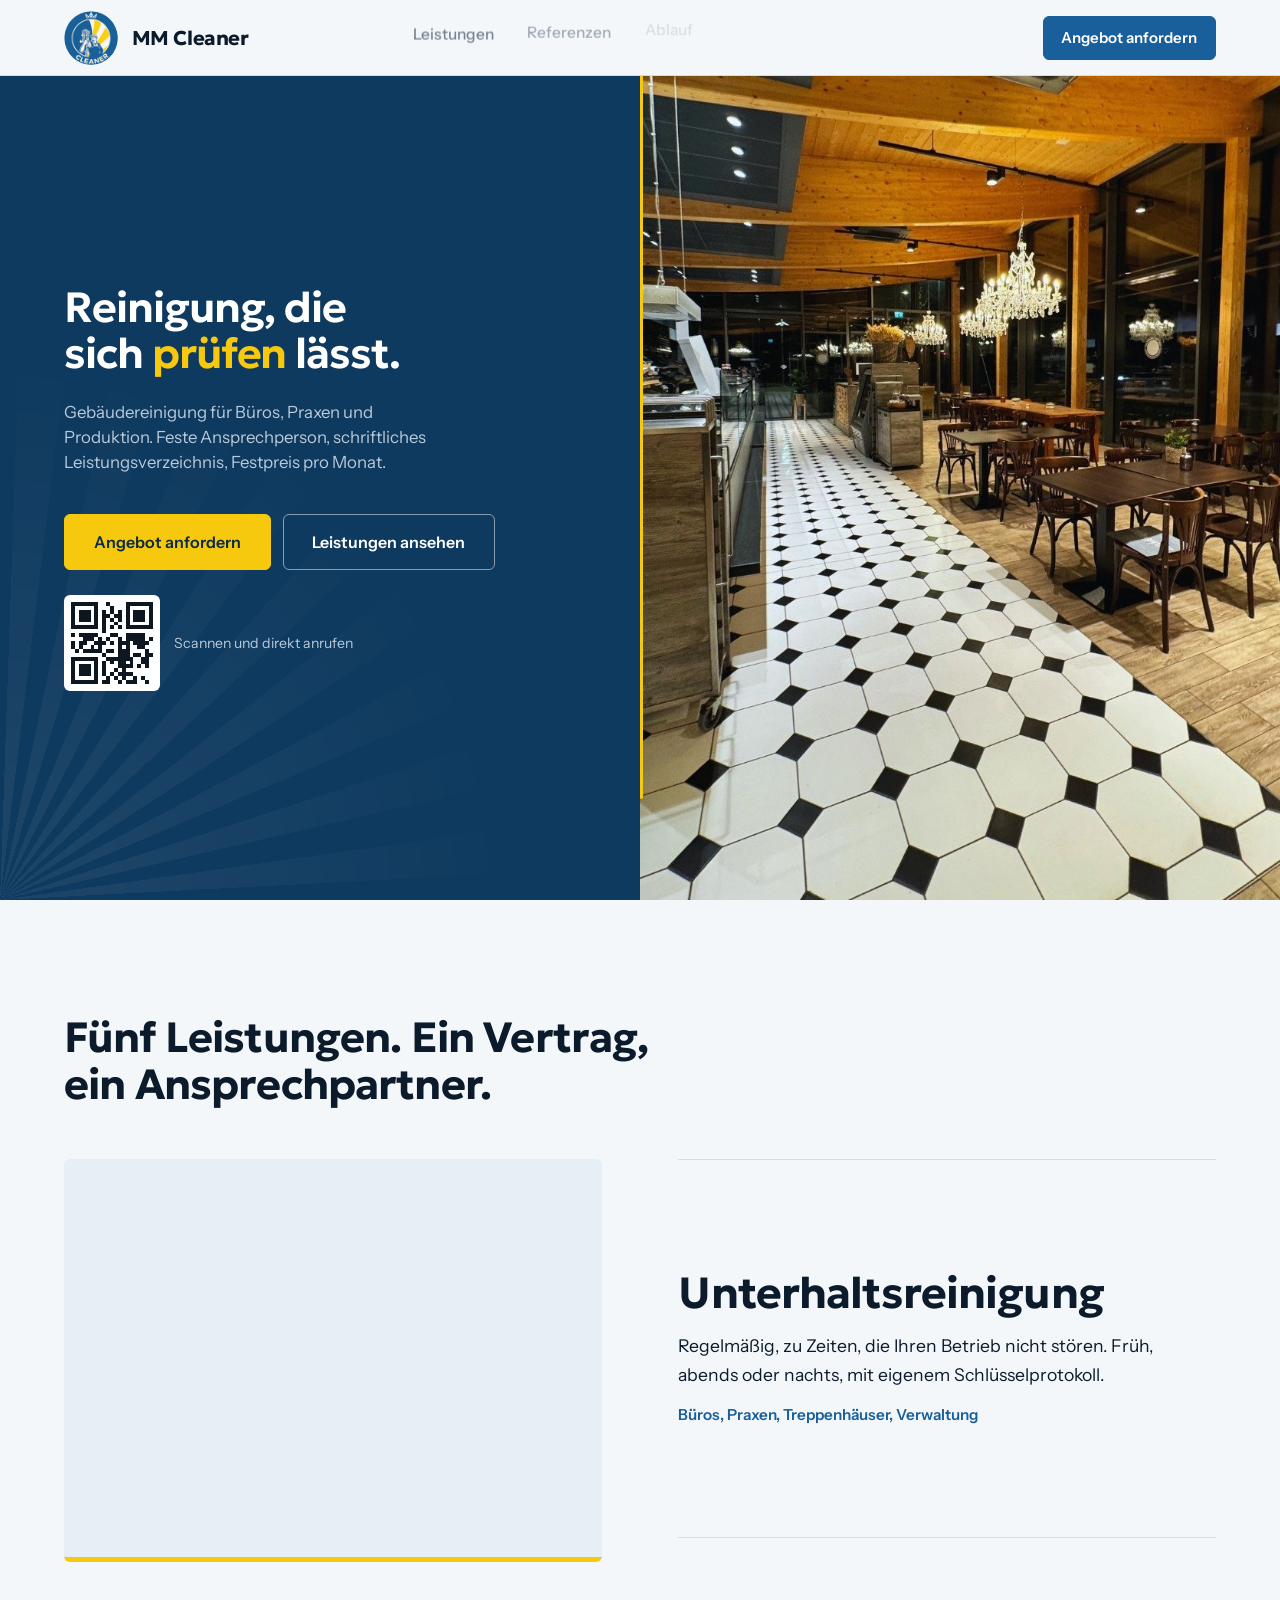
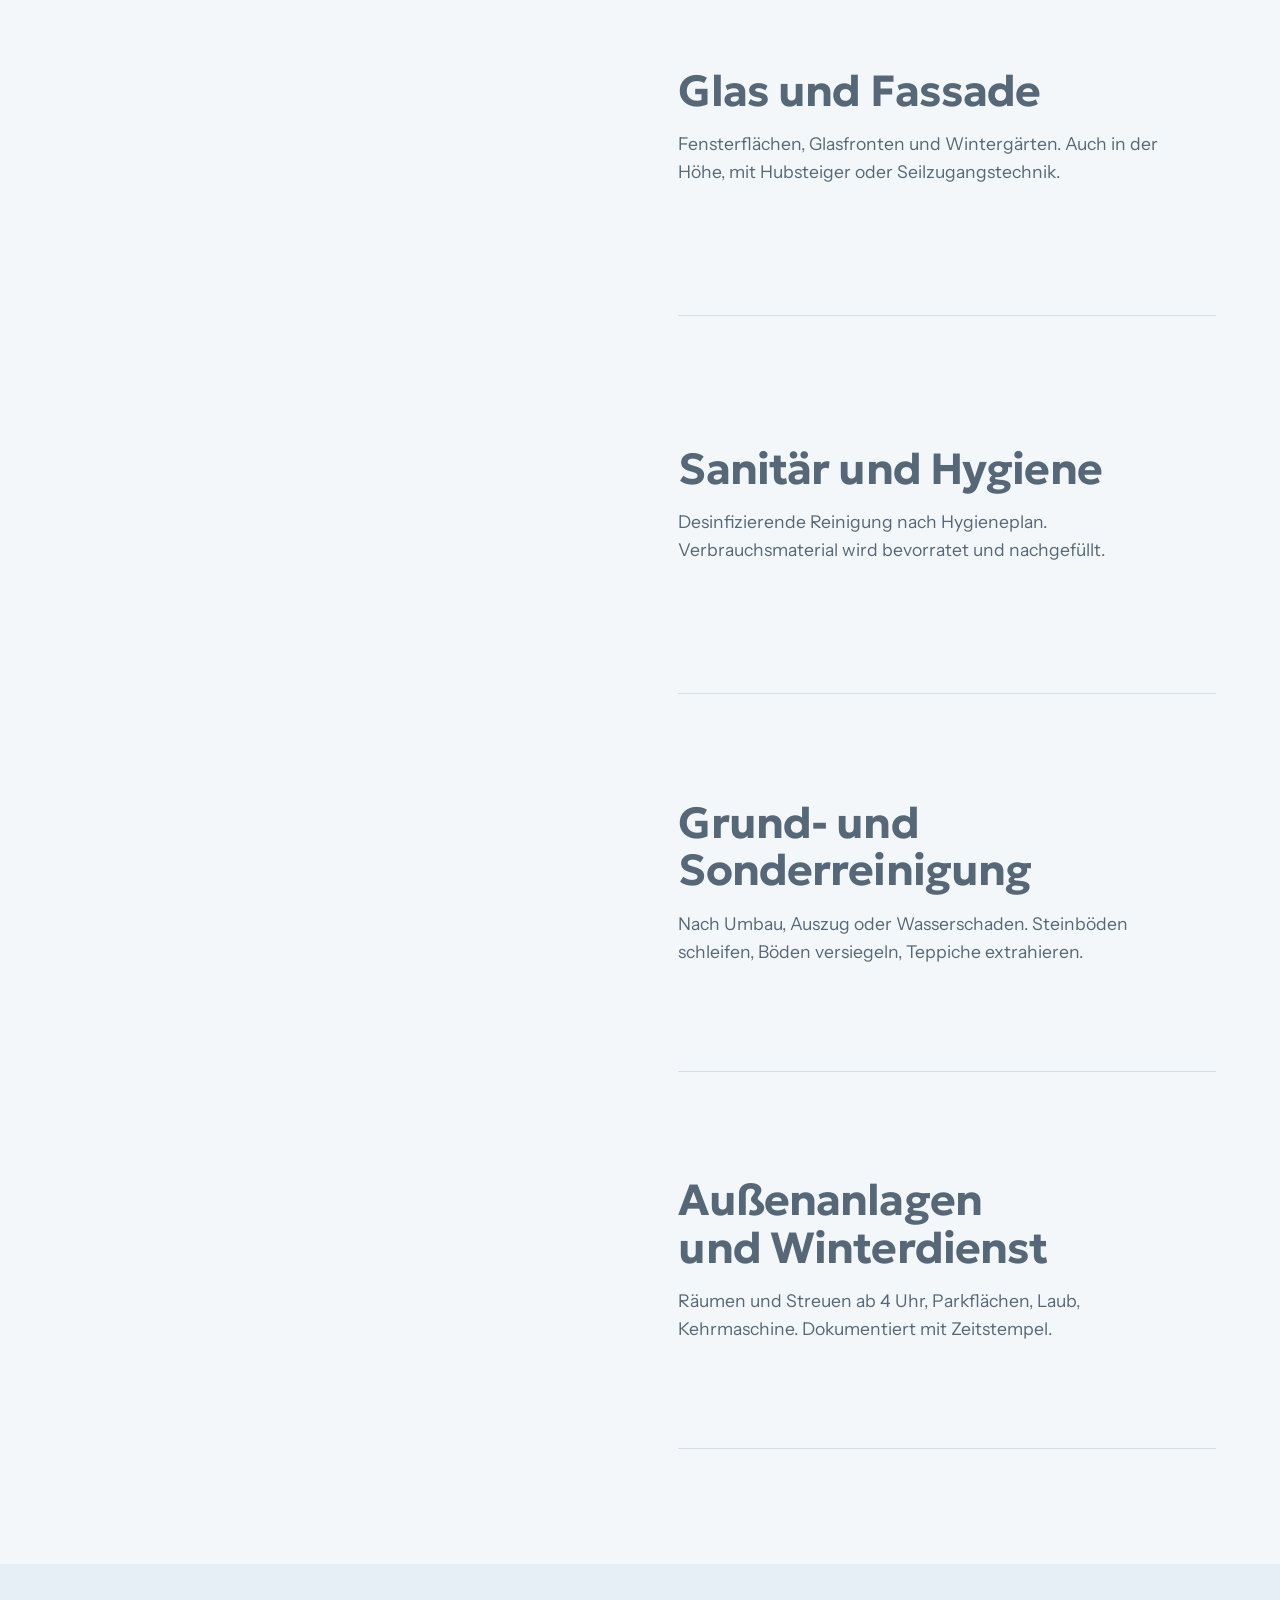
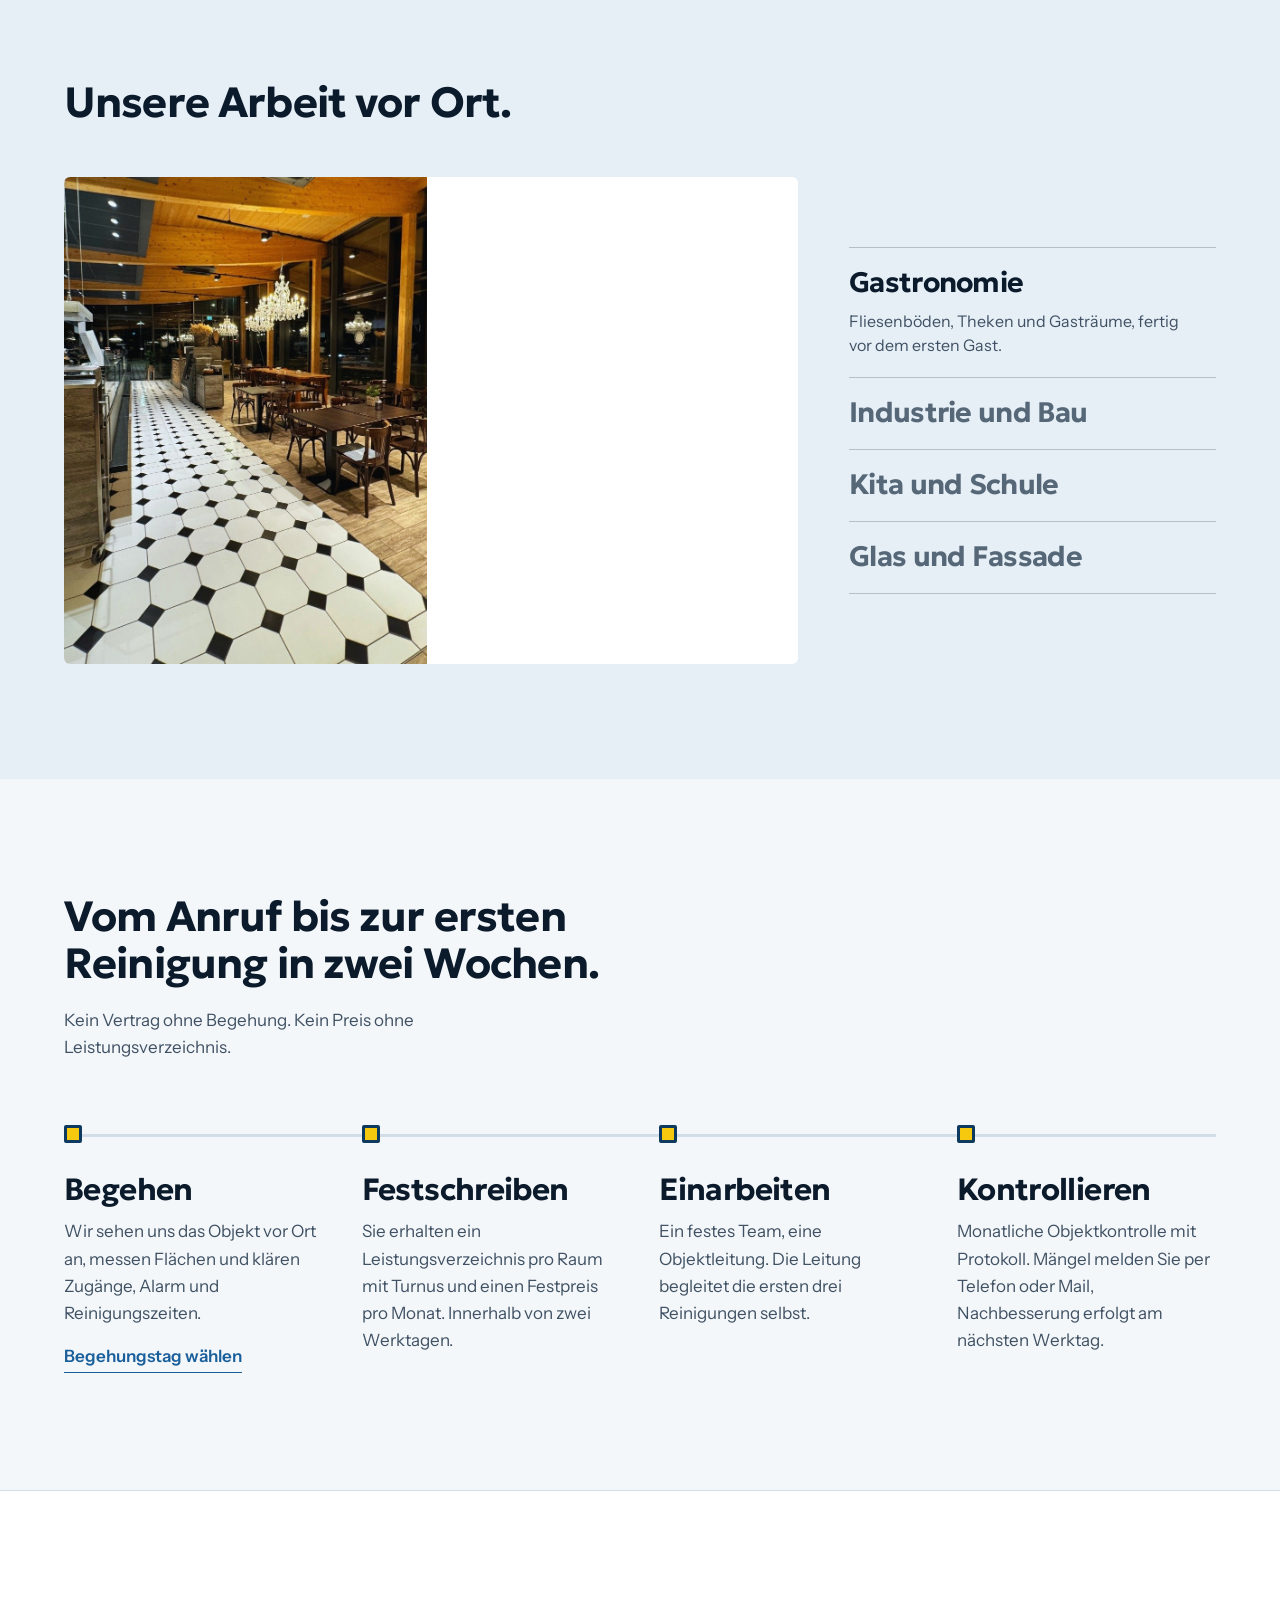
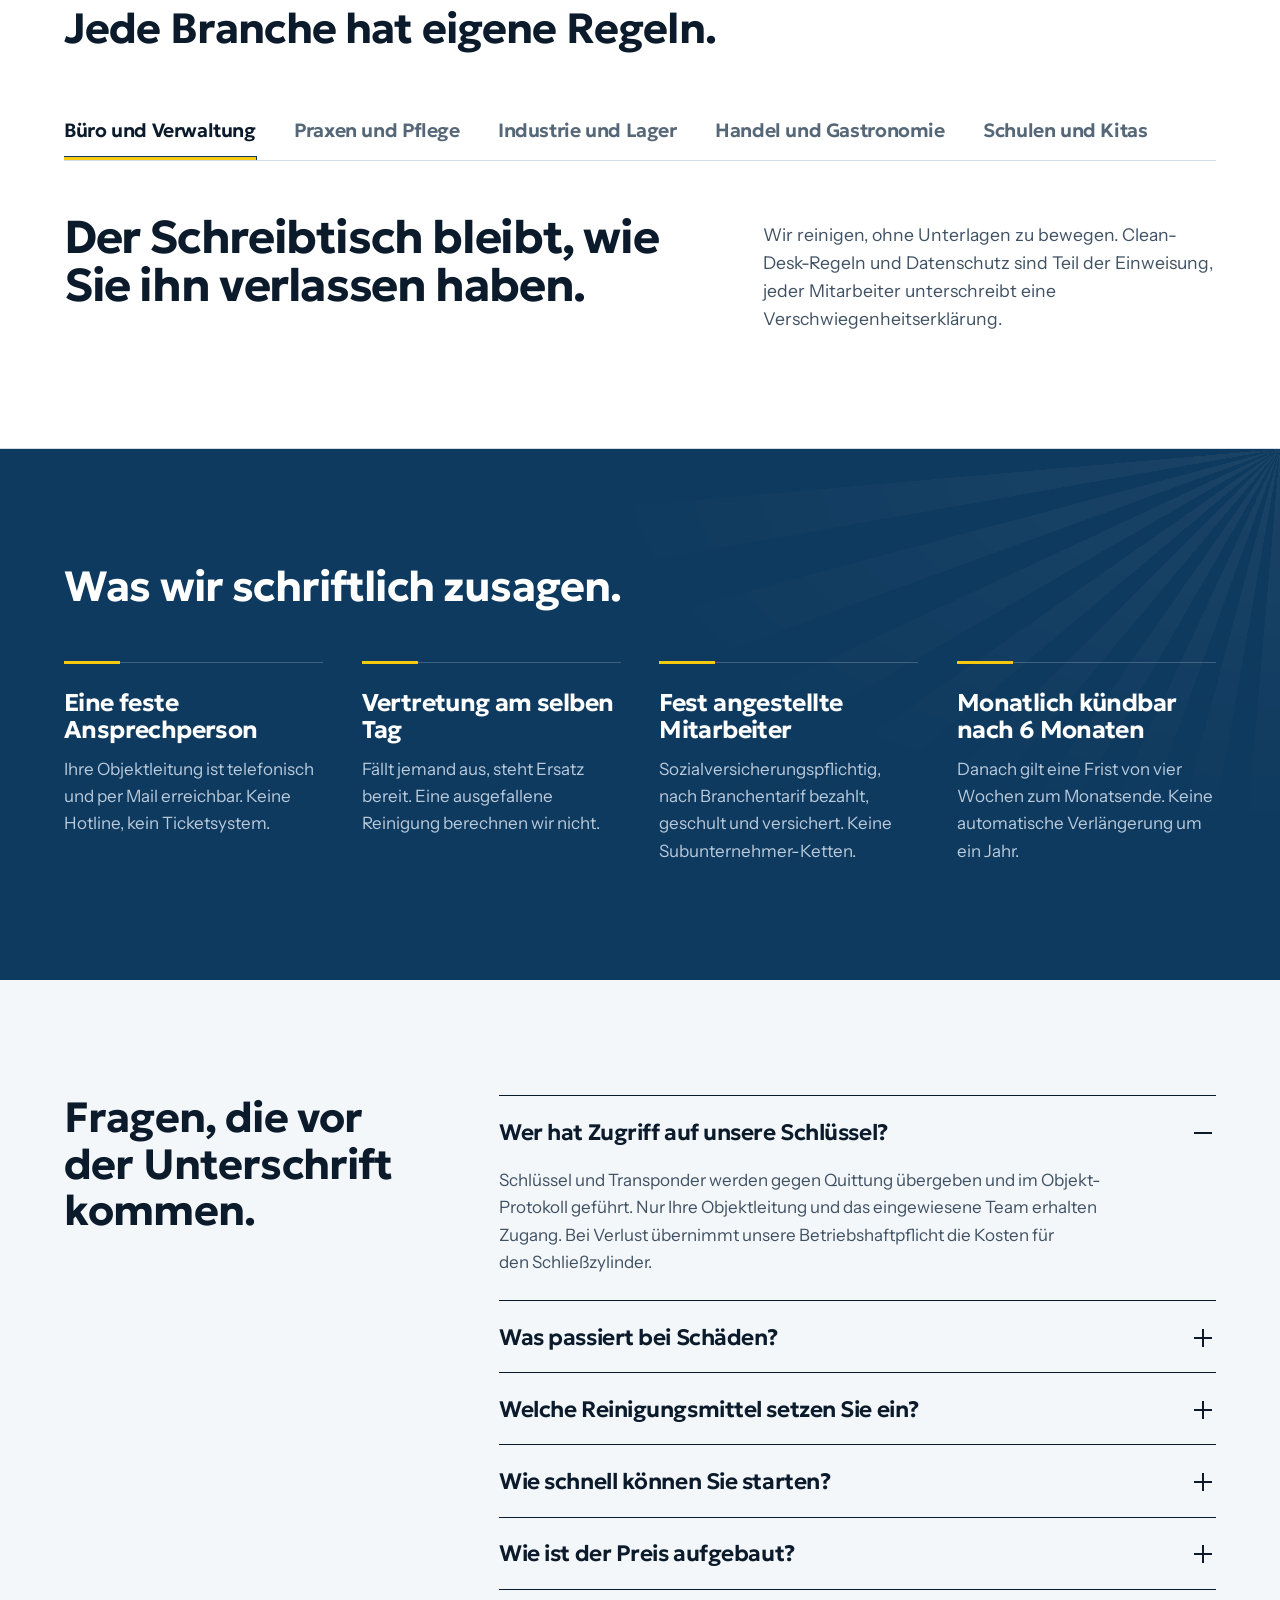
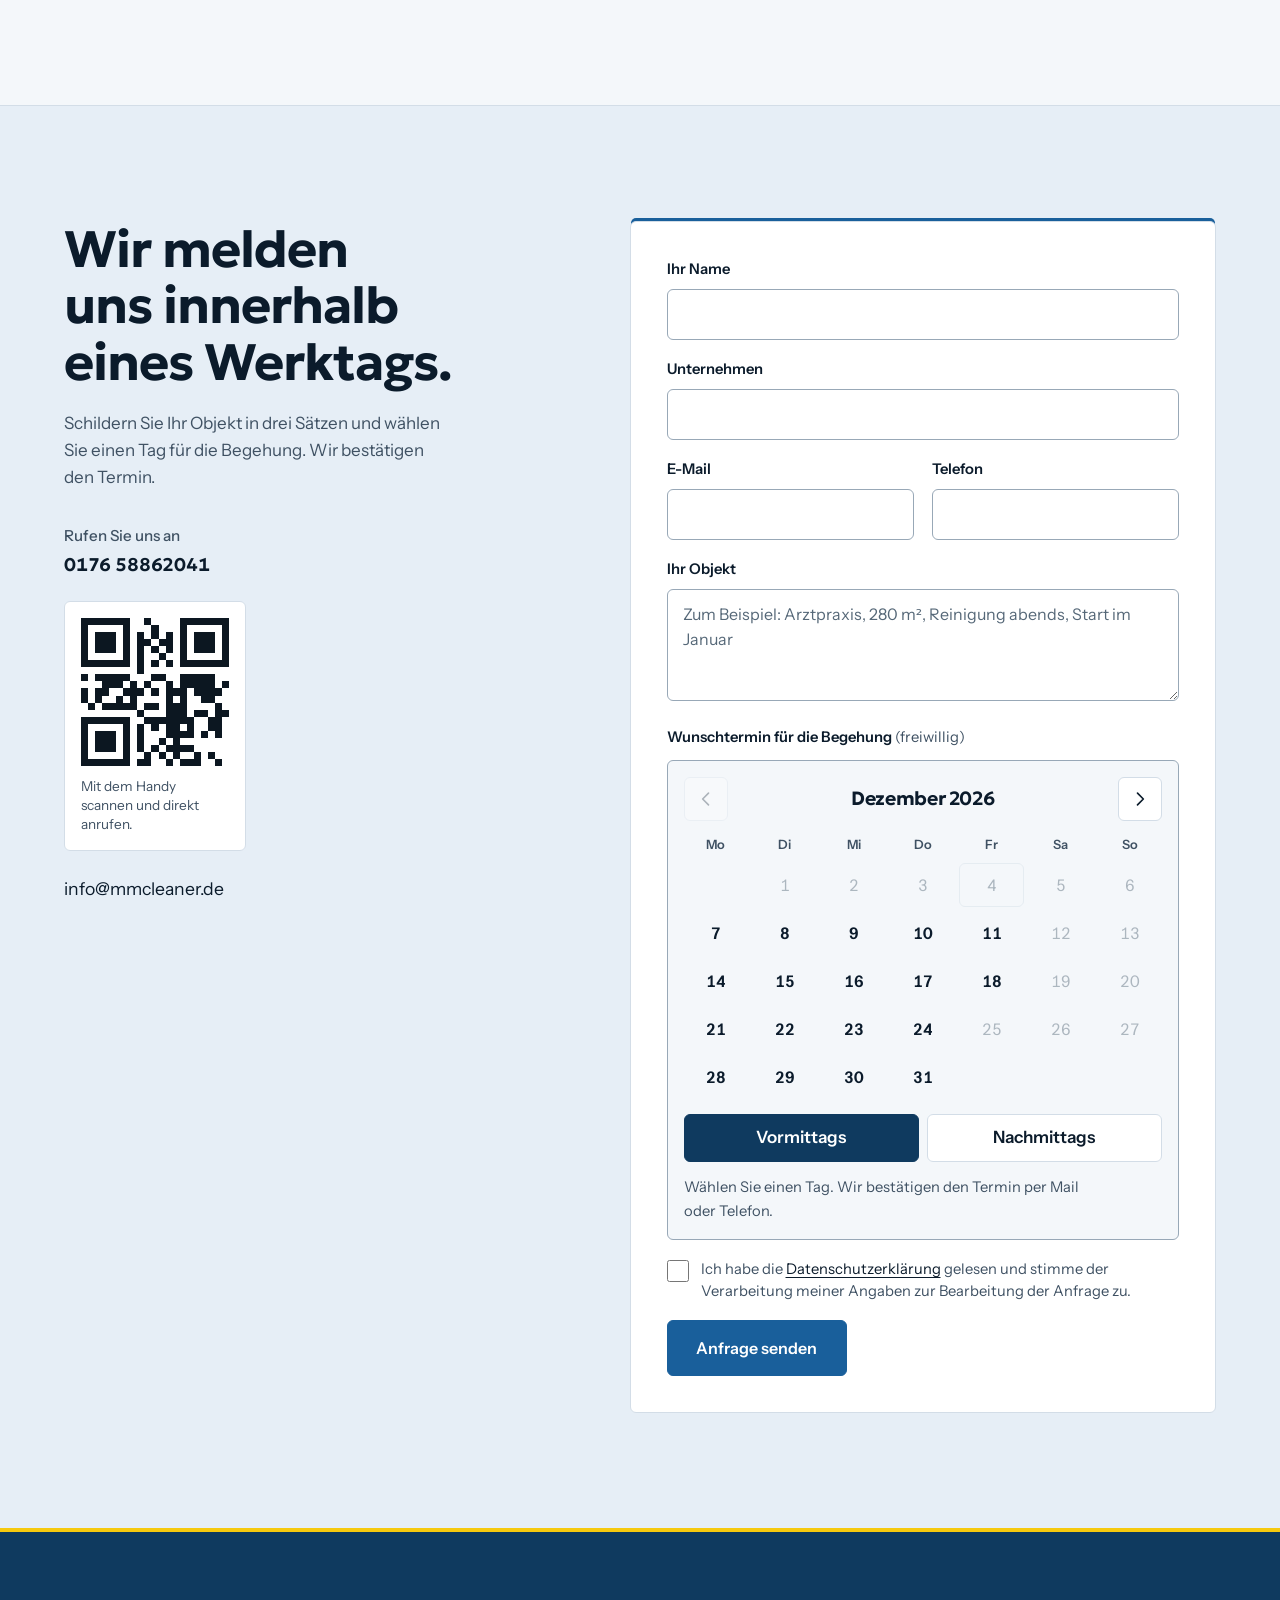
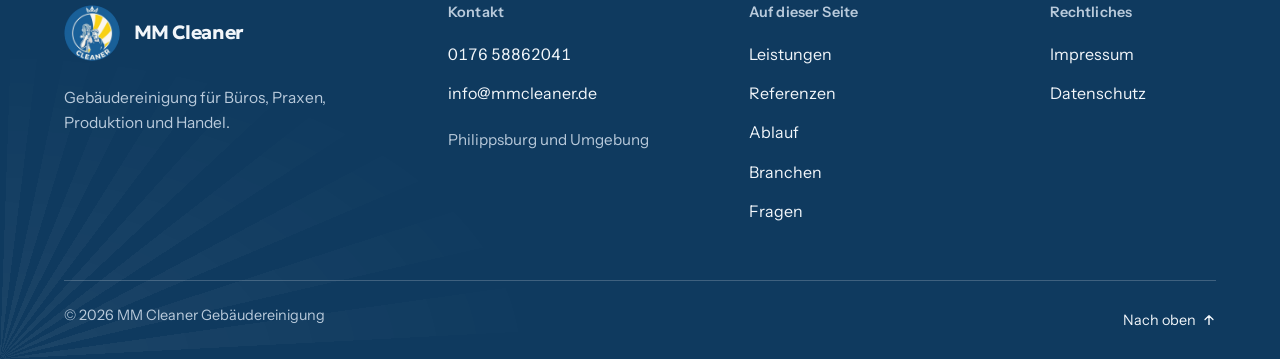
<file: index.html>
<!doctype html>
<html lang="de">
<head>
<meta charset="utf-8">
<meta name="viewport" content="width=device-width, initial-scale=1, viewport-fit=cover">
<title>MM Cleaner Gebäudereinigung | Philippsburg und Umgebung</title>
<meta name="description" content="Gebäudereinigung für Büros, Praxen, Produktion und Handel. Sauberkeit, die man fühlen kann. Für Gewerbe, Praxen und Verwaltung in Philippsburg und Umgebung.">
<meta name="theme-color" content="#F4F7FA">
<meta name="color-scheme" content="light">
<meta http-equiv="Content-Security-Policy" content="default-src 'self'; img-src 'self' data:; style-src 'self'; script-src 'self'; font-src 'self'; base-uri 'self'; form-action 'self' mailto:; object-src 'none'">
<meta name="robots" content="noindex, nofollow">
<meta property="og:title" content="MM Cleaner Gebäudereinigung">
<meta property="og:description" content="Sauberkeit, die man fühlen kann. Gebäudereinigung in Philippsburg und Umgebung.">
<meta property="og:type" content="website">
<meta property="og:locale" content="de_DE">
<link rel="icon" href="favicon.png" type="image/png">
<link rel="preload" href="assets/img/gastro-boden.jpg" as="image">
<link rel="preload" href="assets/fonts/geologica.woff2" as="font" type="font/woff2" crossorigin>
<link rel="preload" href="assets/fonts/instrument-sans.woff2" as="font" type="font/woff2" crossorigin>
<link rel="stylesheet" href="assets/css/style.css?v=92ab913b">
<script src="assets/js/main.js?v=7bc6022e" type="module"></script>
<script type="application/ld+json">
{
  "@context": "https://schema.org",
  "@type": "ProfessionalService",
  "name": "MM Cleaner Gebäudereinigung",
  "description": "Gebäudereinigung für Gewerbe, Praxen und Industrie",
  "areaServed": "Philippsburg und Umgebung",
  "serviceType": ["Unterhaltsreinigung", "Glas- und Fassadenreinigung", "Sanitärhygiene", "Grundreinigung", "Winterdienst"],
  "telephone": "+49 176 58862041",
  "email": "info@mmcleaner.de"
}
</script>
</head>
<body>
<a class="skip" href="#inhalt">Zum Inhalt springen</a>

<header class="nav" id="top">
  <div class="wrap nav__in">
    <a class="brand" href="./" aria-label="MM Cleaner Gebäudereinigung, Startseite neu laden">
      <span class="logo"><span class="logo__disc"><img class="logo__img" src="assets/img/logo.png" alt="" width="116" height="116"></span><i class="logo__spark" aria-hidden="true"></i></span>
      <span class="brand__name">MM Cleaner</span>
    </a>
    <nav class="nav__links" aria-label="Hauptnavigation">
      <a href="#leistungen">Leistungen</a>
      <a href="#ergebnisse">Referenzen</a>
      <a href="#ablauf">Ablauf</a>
      <a href="#branchen">Branchen</a>
      <a href="#fragen">Fragen</a>
    </nav>
    <div class="nav__act">
      <a class="btn btn--accent btn--sm" href="#kontakt">Angebot anfordern</a>
      <button class="menu-btn" type="button" popovertarget="menu"><span class="menu-btn__t"><span>Menü</span><span>Schließen</span></span><i aria-hidden="true"></i></button>
    </div>
  </div>
  <nav id="menu" popover class="menu" aria-label="Mobile Navigation">
    <a href="#leistungen">Leistungen</a>
      <a href="#ergebnisse">Referenzen</a>
    <a href="#ablauf">Ablauf</a>
    <a href="#branchen">Branchen</a>
    <a href="#fragen">Fragen</a>
    <a class="btn btn--gelb" href="#kontakt">Angebot anfordern</a>
    <a class="menu__tel" href="tel:+4917658862041">0176 58862041</a>
    <a class="menu__mail" href="mailto:info@mmcleaner.de">info@mmcleaner.de</a>
  </nav>
</header>

<main id="inhalt">

<!-- HERO -->
<section class="hero">
  <div class="hero__copy">
    <h1>Reinigung, die sich <em>prüfen</em> lässt.</h1>
    <p class="lead">Gebäudereinigung für Büros, Praxen und Produktion. Feste Ansprechperson, schriftliches Leistungsverzeichnis, Festpreis pro Monat.</p>
    <div class="hero__cta">
      <a class="btn btn--gelb btn--lg" href="#kontakt">Angebot anfordern</a>
      <a class="btn btn--hell btn--lg" href="#leistungen">Leistungen ansehen</a>
    </div>
    <figure class="hero__qr"><img src="assets/img/qr-anruf.svg" alt="QR-Code zum Anrufen" width="96" height="96"><figcaption>Scannen und direkt anrufen</figcaption></figure>
  </div>

  <figure class="hero__img"><img src="assets/img/gastro-boden.jpg" alt="Restaurant mit schwarz-weißem Fliesenboden, gereinigt" width="1078" height="1075" fetchpriority="high" decoding="async">
  </figure>
</section>


<!-- LEISTUNGEN -->
<section class="sec wrap" id="leistungen">
  <h2 class="sec__h">Fünf Leistungen. Ein Vertrag, ein Ansprechpartner.</h2>
  <div class="lei" data-lei>
    <figure class="lei__fig"><img src="assets/img/gastro-theke.jpg" alt="Gastronomiebereich mit Theke und frisch gereinigtem Boden" width="1080" height="1073" loading="lazy" decoding="async" class="is-on"><img src="assets/img/mauer.jpg" alt="Gartenmauer, rechte Hälfte vom Schmutz befreit" width="1078" height="805" loading="lazy" decoding="async"><img src="assets/img/kita-waschraum.jpg" alt="Waschraum mit glänzend gereinigten Bodenfliesen" width="1078" height="805" loading="lazy" decoding="async"><img src="assets/img/kita-boden.jpg" alt="Kita-Eingangsbereich mit glänzend gepflegtem Boden" width="1080" height="804" loading="lazy" decoding="async"><img src="assets/img/halle.jpg" alt="Große Halle nach Bauarbeiten, Boden besenrein" width="1030" height="805" loading="lazy" decoding="async"></figure>
    <ol class="lei__list">
    <li class="is-on">
      <img class="lei__m" src="assets/img/gastro-theke.jpg" alt="Gastronomiebereich mit Theke und frisch gereinigtem Boden" width="1080" height="1073" loading="lazy" decoding="async">
      <h3>Unterhaltsreinigung</h3>
      <p>Regelmäßig, zu Zeiten, die Ihren Betrieb nicht stören. Früh, abends oder nachts, mit eigenem Schlüsselprotokoll.</p><small>Büros, Praxen, Treppenhäuser, Verwaltung</small>
    </li>
    <li>
      <img class="lei__m" src="assets/img/mauer.jpg" alt="Gartenmauer, rechte Hälfte vom Schmutz befreit" width="1078" height="805" loading="lazy" decoding="async">
      <h3>Glas und Fassade</h3>
      <p>Fensterflächen, Glasfronten und Wintergärten. Auch in der Höhe, mit Hubsteiger oder Seilzugangstechnik.</p>
    </li>
    <li>
      <img class="lei__m" src="assets/img/kita-waschraum.jpg" alt="Waschraum mit glänzend gereinigten Bodenfliesen" width="1078" height="805" loading="lazy" decoding="async">
      <h3>Sanitär und Hygiene</h3>
      <p>Desinfizierende Reinigung nach Hygieneplan. Verbrauchsmaterial wird bevorratet und nachgefüllt.</p>
    </li>
    <li>
      <img class="lei__m" src="assets/img/kita-boden.jpg" alt="Kita-Eingangsbereich mit glänzend gepflegtem Boden" width="1080" height="804" loading="lazy" decoding="async">
      <h3>Grund- und Sonderreinigung</h3>
      <p>Nach Umbau, Auszug oder Wasserschaden. Steinböden schleifen, Böden versiegeln, Teppiche extrahieren.</p>
    </li>
    <li>
      <img class="lei__m" src="assets/img/halle.jpg" alt="Große Halle nach Bauarbeiten, Boden besenrein" width="1030" height="805" loading="lazy" decoding="async">
      <h3>Außenanlagen und Winterdienst</h3>
      <p>Räumen und Streuen ab 4 Uhr, Parkflächen, Laub, Kehrmaschine. Dokumentiert mit Zeitstempel.</p>
    </li>
    </ol>
  </div>
</section>

<!-- REFERENZEN -->
<section class="sec wrap ref" id="ergebnisse">
  <h2 class="sec__h">Unsere Arbeit vor Ort.</h2>
  <div class="ref__grid" data-ref>
    <div class="ref__stage">
      <div class="slide is-on" id="s-gastro" data-c="11" role="tabpanel" aria-labelledby="b-gastro"><img src="assets/img/gastro-boden.jpg" alt="Restaurant mit schwarz-weißem Fliesenboden, gereinigt" width="1078" height="1075" loading="lazy" decoding="async"><img src="assets/img/gastro-theke.jpg" alt="Gastronomiebereich mit Theke und frisch gereinigtem Boden" width="1080" height="1073" loading="lazy" decoding="async"></div>
      <div class="slide" id="s-halle" data-c="21" role="tabpanel" aria-labelledby="b-halle"><img src="assets/img/halle.jpg" alt="Große Halle nach Bauarbeiten, Boden besenrein" width="1030" height="805" loading="lazy" decoding="async"><img src="assets/img/team-strasse.jpg" alt="Mitarbeiter in MM-Cleaner-Jacke vor einem Objekt" width="233" height="416" loading="lazy" decoding="async"></div>
      <div class="slide" id="s-kita" data-c="11" role="tabpanel" aria-labelledby="b-kita"><img src="assets/img/kita-boden.jpg" alt="Kita-Eingangsbereich mit glänzend gepflegtem Boden" width="1080" height="804" loading="lazy" decoding="async"><img src="assets/img/kita-waschraum.jpg" alt="Waschraum mit glänzend gereinigten Bodenfliesen" width="1078" height="805" loading="lazy" decoding="async"></div>
      <div class="slide" id="s-glas" data-c="12" role="tabpanel" aria-labelledby="b-glas"><img src="assets/img/team-fenster.jpg" alt="Mitarbeiter in MM-Cleaner-Jacke bei der Fensterreinigung" width="233" height="312" loading="lazy" decoding="async"><img src="assets/img/mauer.jpg" alt="Gartenmauer, rechte Hälfte vom Schmutz befreit" width="1078" height="805" loading="lazy" decoding="async"></div>
    </div>
    <div class="ref__list" role="tablist" aria-label="Einsatzbereiche" aria-orientation="vertical">
      <button type="button" role="tab" id="b-gastro" aria-controls="s-gastro" aria-selected="true"><span class="t">Gastronomie</span><span class="d"><span>Fliesenböden, Theken und Gasträume, fertig vor dem ersten Gast.</span></span><i class="bar" aria-hidden="true"></i></button>
      <button type="button" role="tab" id="b-halle" aria-controls="s-halle" aria-selected="false" tabindex="-1"><span class="t">Industrie und Bau</span><span class="d"><span>Hallen nach Bauarbeiten, besenrein übergeben.</span></span><i class="bar" aria-hidden="true"></i></button>
      <button type="button" role="tab" id="b-kita" aria-controls="s-kita" aria-selected="false" tabindex="-1"><span class="t">Kita und Schule</span><span class="d"><span>Glänzende Böden und saubere Waschräume.</span></span><i class="bar" aria-hidden="true"></i></button>
      <button type="button" role="tab" id="b-glas" aria-controls="s-glas" aria-selected="false" tabindex="-1"><span class="t">Glas und Fassade</span><span class="d"><span>Fenster, Mauern und Außenflächen vom Schmutz befreit.</span></span><i class="bar" aria-hidden="true"></i></button>
    </div>
  </div>
</section>

<!-- ABLAUF -->
<section class="sec wrap ablauf" id="ablauf">
  <div class="ablauf__head">
    <h2 class="sec__h">Vom Anruf bis zur ersten Reinigung in zwei Wochen.</h2>
    <p class="muted">Kein Vertrag ohne Begehung. Kein Preis ohne Leistungsverzeichnis.</p>
  </div>
  <ol class="steps">
    <li>
      <h3>Begehen</h3>
      <p>Wir sehen uns das Objekt vor Ort an, messen Flächen und klären Zugänge, Alarm und Reinigungszeiten.</p>
      <p><a class="ln" href="#termin">Begehungstag wählen</a></p>
    </li>
    <li>
      <h3>Festschreiben</h3>
      <p>Sie erhalten ein Leistungsverzeichnis pro Raum mit Turnus und einen Festpreis pro Monat. Innerhalb von zwei Werktagen.</p>
    </li>
    <li>
      <h3>Einarbeiten</h3>
      <p>Ein festes Team, eine Objektleitung. Die Leitung begleitet die ersten drei Reinigungen selbst.</p>
    </li>
    <li>
      <h3>Kontrollieren</h3>
      <p>Monatliche Objektkontrolle mit Protokoll. Mängel melden Sie per Telefon oder Mail, Nachbesserung erfolgt am nächsten Werktag.</p>
    </li>
  </ol>
</section>

<!-- BRANCHEN -->
<section class="sec branchen" id="branchen">
  <div class="wrap">
    <h2 class="sec__h">Jede Branche hat eigene Regeln.</h2>
    <div class="tabs" data-tabs>
      <div class="tabs__list" role="tablist" aria-label="Branchen">
        <span class="tabs__ind" aria-hidden="true"></span>
        <button role="tab" id="t-buero" aria-controls="p-buero" aria-selected="true">Büro und Verwaltung</button>
        <button role="tab" id="t-praxis" aria-controls="p-praxis" aria-selected="false" tabindex="-1">Praxen und Pflege</button>
        <button role="tab" id="t-industrie" aria-controls="p-industrie" aria-selected="false" tabindex="-1">Industrie und Lager</button>
        <button role="tab" id="t-handel" aria-controls="p-handel" aria-selected="false" tabindex="-1">Handel und Gastronomie</button>
        <button role="tab" id="t-bildung" aria-controls="p-bildung" aria-selected="false" tabindex="-1">Schulen und Kitas</button>
      </div>

      <div class="tabs__panel" role="tabpanel" id="p-buero" aria-labelledby="t-buero">
        <p class="panel__big">Der Schreibtisch bleibt, wie Sie ihn verlassen haben.</p>
        <p>Wir reinigen, ohne Unterlagen zu bewegen. Clean-Desk-Regeln und Datenschutz sind Teil der Einweisung, jeder Mitarbeiter unterschreibt eine Verschwiegenheitserklärung.</p>
      </div>
      <div class="tabs__panel" role="tabpanel" id="p-praxis" aria-labelledby="t-praxis" hidden>
        <p class="panel__big">Hygieneplan statt Bauchgefühl.</p>
        <p>Flächendesinfektion mit gelisteten Mitteln, farbcodierte Tücher je Bereich, schriftlich dokumentiert. Passend zu Ihrem Hygieneplan und den Anforderungen der Aufsichtsbehörden.</p>
      </div>
      <div class="tabs__panel" role="tabpanel" id="p-industrie" aria-labelledby="t-industrie" hidden>
        <p class="panel__big">Schicht für Schicht, auch nachts.</p>
        <p>Hallenböden mit Scheuersaugmaschine, Reinigung von Sozialräumen und Büroflächen im Schichtwechsel. Unsere Mitarbeiter kennen Ihre Sicherheitsunterweisung und Sperrbereiche.</p>
      </div>
      <div class="tabs__panel" role="tabpanel" id="p-handel" aria-labelledby="t-handel" hidden>
        <p class="panel__big">Vor Öffnung fertig. Jeden Morgen.</p>
        <p>Verkaufsflächen, Kundentoiletten und Schaufenster sind bei Ladenöffnung sauber. Küchen und Gastronomiebereiche reinigen wir nach HACCP-Vorgaben.</p>
      </div>
      <div class="tabs__panel" role="tabpanel" id="p-bildung" aria-labelledby="t-bildung" hidden>
        <p class="panel__big">Sauber, bevor der erste Schüler kommt.</p>
        <p>Klassenräume, Flure und Sanitäranlagen am frühen Morgen oder nach Unterrichtsende. Mit kindgerechten, geprüften Reinigungsmitteln und erweitertem Führungszeugnis des Personals.</p>
      </div>
    </div>
  </div>
</section>

<!-- QUALITÄT -->
<section class="sec wrap qual" id="qualitaet">
  <h2 class="sec__h">Was wir schriftlich zusagen.</h2>
  <dl class="qual__grid">
    <div>
      <dt>Eine feste Ansprechperson</dt>
      <dd>Ihre Objektleitung ist telefonisch und per Mail erreichbar. Keine Hotline, kein Ticketsystem.</dd>
    </div>
    <div>
      <dt>Vertretung am selben Tag</dt>
      <dd>Fällt jemand aus, steht Ersatz bereit. Eine ausgefallene Reinigung berechnen wir nicht.</dd>
    </div>
    <div>
      <dt>Fest angestellte Mitarbeiter</dt>
      <dd>Sozialversicherungspflichtig, nach Branchentarif bezahlt, geschult und versichert. Keine Subunternehmer-Ketten.</dd>
    </div>
    <div>
      <dt>Monatlich kündbar nach 6 Monaten</dt>
      <dd>Danach gilt eine Frist von vier Wochen zum Monatsende. Keine automatische Verlängerung um ein Jahr.</dd>
    </div>
  </dl>
</section>

<!-- FAQ -->
<section class="sec wrap faq" id="fragen">
  <h2 class="sec__h">Fragen, die vor der Unterschrift kommen.</h2>
  <div class="faq__list">
    <details name="faq" open>
      <summary>Wer hat Zugriff auf unsere Schlüssel?</summary>
      <div class="faq__a"><p>Schlüssel und Transponder werden gegen Quittung übergeben und im Objekt-Protokoll geführt. Nur Ihre Objektleitung und das eingewiesene Team erhalten Zugang. Bei Verlust übernimmt unsere Betriebshaftpflicht die Kosten für den Schließzylinder.</p></div>
    </details>
    <details name="faq">
      <summary>Was passiert bei Schäden?</summary>
      <div class="faq__a"><p>Wir sind betriebshaftpflicht- und schlüsselverlustversichert. Schäden melden Sie direkt der Objektleitung, die Regulierung läuft über uns.</p></div>
    </details>
    <details name="faq">
      <summary>Welche Reinigungsmittel setzen Sie ein?</summary>
      <div class="faq__a"><p>Dosierte Konzentrate statt Überdosierung, wo möglich mit Ecolabel. In Praxen und Pflege setzen wir ausschließlich gelistete Desinfektionsmittel ein. Das Sicherheitsdatenblatt liegt im Objekt.</p></div>
    </details>
    <details name="faq">
      <summary>Wie schnell können Sie starten?</summary>
      <div class="faq__a"><p>Die Begehung erfolgt in der Regel innerhalb einer Woche. Nach Vertragsabschluss starten wir innerhalb von zwei Wochen, bei Dringlichkeit früher.</p></div>
    </details>
    <details name="faq">
      <summary>Wie ist der Preis aufgebaut?</summary>
      <div class="faq__a"><p>Ein Festpreis pro Monat, unabhängig von Feiertagen und Kalendertagen. Sonderleistungen wie Fensterreinigung oder Grundreinigung stehen mit eigenem Preis im Leistungsverzeichnis.</p></div>
    </details>
  </div>
</section>

<!-- KONTAKT -->
<section class="sec kontakt" id="kontakt">
  <div class="wrap kontakt__in">
    <div class="kontakt__copy">
      <h2>Wir melden uns innerhalb eines Werktags.</h2>
      <p>Schildern Sie Ihr Objekt in drei Sätzen und wählen Sie einen Tag für die Begehung. Wir bestätigen den Termin.</p>
      <div class="kontakt__direct">
        <p class="tel"><span class="tel__label">Rufen Sie uns an</span><a class="tel__nr" href="tel:+4917658862041">0176 58862041</a></p>
        <figure class="qr"><img src="assets/img/qr-anruf.svg" alt="QR-Code zum Anrufen" width="148" height="148"><figcaption>Mit dem Handy scannen und direkt anrufen.</figcaption></figure>
        <p class="mail"><a href="mailto:info@mmcleaner.de">info@mmcleaner.de</a></p>
      </div>
    </div>

    <form class="form" id="form" novalidate data-endpoint="">
      <div class="field">
        <label for="f-name">Ihr Name</label>
        <input id="f-name" name="name" autocomplete="name" required>
        <p class="err" id="e-name" hidden>Bitte geben Sie Ihren Namen an.</p>
      </div>
      <div class="field">
        <label for="f-firma">Unternehmen</label>
        <input id="f-firma" name="firma" autocomplete="organization">
      </div>
      <div class="form__row">
        <div class="field">
          <label for="f-mail">E-Mail</label>
          <input id="f-mail" name="mail" type="email" autocomplete="email" required>
          <p class="err" id="e-mail" hidden>Bitte geben Sie eine gültige E-Mail-Adresse an.</p>
        </div>
        <div class="field">
          <label for="f-tel">Telefon</label>
          <input id="f-tel" name="tel" type="tel" autocomplete="tel">
        </div>
      </div>
      <div class="field">
        <label for="f-text">Ihr Objekt</label>
        <textarea id="f-text" name="text" rows="3" placeholder="Zum Beispiel: Arztpraxis, 280 m², Reinigung abends, Start im Januar"></textarea>
      </div>
      <fieldset class="termin" id="termin">
        <legend>Wunschtermin für die Begehung <span>(freiwillig)</span></legend>
        <div class="cal" data-cal>
          <div class="cal__head">
            <button type="button" class="cal__nav" data-dir="-1" aria-label="Vorheriger Monat"><svg viewBox="0 0 24 24" width="20" height="20" fill="none" stroke="currentColor" stroke-width="2" stroke-linecap="round" stroke-linejoin="round" aria-hidden="true"><path d="M15 5l-7 7 7 7"/></svg></button>
            <p class="cal__title" aria-live="polite"></p>
            <button type="button" class="cal__nav" data-dir="1" aria-label="Nächster Monat"><svg viewBox="0 0 24 24" width="20" height="20" fill="none" stroke="currentColor" stroke-width="2" stroke-linecap="round" stroke-linejoin="round" aria-hidden="true"><path d="M9 5l7 7-7 7"/></svg></button>
          </div>
          <div class="cal__grid"></div>
          <div class="seg cal__zeit" role="radiogroup" aria-label="Tageszeit">
            <label><input type="radio" name="zeit" value="vormittags" checked><span>Vormittags</span></label>
            <label><input type="radio" name="zeit" value="nachmittags"><span>Nachmittags</span></label>
          </div>
          <p class="cal__sel" aria-live="polite">Wählen Sie einen Tag. Wir bestätigen den Termin per Mail oder Telefon.</p>
          <input type="hidden" name="termin">
        </div>
      </fieldset>
      <label class="check">
        <input type="checkbox" name="dsgvo" required>
        <span>Ich habe die <a href="datenschutz.html">Datenschutzerklärung</a> gelesen und stimme der Verarbeitung meiner Angaben zur Bearbeitung der Anfrage zu.</span>
      </label>
      <p class="err" id="e-dsgvo" hidden>Bitte stimmen Sie der Datenverarbeitung zu.</p>
      <button class="btn btn--accent btn--lg" type="submit">Anfrage senden</button>
      <p class="form__ok" id="form-ok" hidden role="status">Danke. Wir melden uns innerhalb eines Werktags.</p>
    </form>
  </div>
</section>
</main>

<footer class="foot">
  <div class="wrap foot__in">
    <div class="foot__brand">
      <span class="brand brand--foot"><span class="logo"><span class="logo__disc"><img class="logo__img" src="assets/img/logo.png" alt="" width="96" height="96" loading="lazy" decoding="async"></span><i class="logo__spark" aria-hidden="true"></i></span><span class="brand__name">MM Cleaner</span></span>
      <p>Gebäudereinigung für Büros, Praxen, Produktion und Handel.</p>
    </div>
    <div class="foot__col">
      <h2>Kontakt</h2>
      <a class="ln foot__tel" href="tel:+4917658862041">0176 58862041</a>
      <a class="ln" href="mailto:info@mmcleaner.de">info@mmcleaner.de</a>
      <p class="foot__ort">Philippsburg und Umgebung</p>
    </div>
    <nav class="foot__col" aria-label="Seitenübersicht">
      <h2>Auf dieser Seite</h2>
      <a class="ln" href="#leistungen">Leistungen</a>
      <a class="ln" href="#ergebnisse">Referenzen</a>
      <a class="ln" href="#ablauf">Ablauf</a>
      <a class="ln" href="#branchen">Branchen</a>
      <a class="ln" href="#fragen">Fragen</a>
    </nav>
    <nav class="foot__col" aria-label="Rechtliches">
      <h2>Rechtliches</h2>
      <a class="ln" href="impressum.html">Impressum</a>
      <a class="ln" href="datenschutz.html">Datenschutz</a>
    </nav>
  </div>
  <div class="wrap foot__bar">
    <p>© <span id="jahr">2026</span> MM Cleaner Gebäudereinigung</p>
    <a class="ln foot__up" href="#top">Nach oben <svg viewBox="0 0 16 16" width="14" height="14" fill="none" stroke="currentColor" stroke-width="1.6" stroke-linecap="round" stroke-linejoin="round" aria-hidden="true"><path d="M8 13V3M3.5 7.5 8 3l4.5 4.5"/></svg></a>
  </div>
</footer>
<div class="callbar is-off"><a class="callbar__anruf" href="tel:+4917658862041" aria-label="Anrufen: 0176 58862041"><svg class="callbar__ico" aria-hidden="true" width="22" height="22" xmlns="http://www.w3.org/2000/svg" viewBox="0 0 256 256" fill="currentColor"><path d="M224,154.8l-47.09-21.11-.18-.08a19.94,19.94,0,0,0-19,1.75,13.08,13.08,0,0,0-1.12.84l-22.31,19c-13-7.05-26.43-20.37-33.49-33.21l19.06-22.66a11.76,11.76,0,0,0,.85-1.15,20,20,0,0,0,1.66-18.83,1.42,1.42,0,0,1-.08-.18L101.2,32A20.06,20.06,0,0,0,80.42,20.15,60.27,60.27,0,0,0,28,80c0,81.61,66.39,148,148,148a60.27,60.27,0,0,0,59.85-52.42A20.06,20.06,0,0,0,224,154.8ZM176,204A124.15,124.15,0,0,1,52,80,36.29,36.29,0,0,1,80.48,44.46l18.82,42L80.14,109.28a12,12,0,0,0-.86,1.16A20,20,0,0,0,78,130.08c9.42,19.28,28.83,38.56,48.31,48A20,20,0,0,0,146,176.63a11.63,11.63,0,0,0,1.11-.85l22.43-19.07,42,18.81A36.29,36.29,0,0,1,176,204Z"/></svg><span>Anrufen</span></a><a class="callbar__wa" href="https://wa.me/4917658862041?text=Hallo%2C%20ich%20interessiere%20mich%20f%C3%BCr%20eine%20Reinigung%20und%20h%C3%A4tte%20gern%20ein%20Angebot." target="_blank" rel="noopener noreferrer"><svg class="callbar__ico" aria-hidden="true" width="22" height="22" xmlns="http://www.w3.org/2000/svg" viewBox="0 0 256 256" fill="currentColor"><path d="M187.3,159.06A36.09,36.09,0,0,1,152,188a84.09,84.09,0,0,1-84-84A36.09,36.09,0,0,1,96.94,68.7,12,12,0,0,1,110,75.1l11.48,23a12,12,0,0,1-.75,12l-8.52,12.78a44.56,44.56,0,0,0,20.91,20.91l12.78-8.52a12,12,0,0,1,12-.75l23,11.48A12,12,0,0,1,187.3,159.06ZM236,128A108,108,0,0,1,78.77,224.15L46.34,235A20,20,0,0,1,21,209.66l10.81-32.43A108,108,0,1,1,236,128Zm-24,0A84,84,0,1,0,55.27,170.06a12,12,0,0,1,1,9.81l-9.93,29.79,29.79-9.93a12.1,12.1,0,0,1,3.8-.62,12,12,0,0,1,6,1.62A84,84,0,0,0,212,128Z"/></svg><span>WhatsApp</span></a></div>
</body>
</html>
</file>
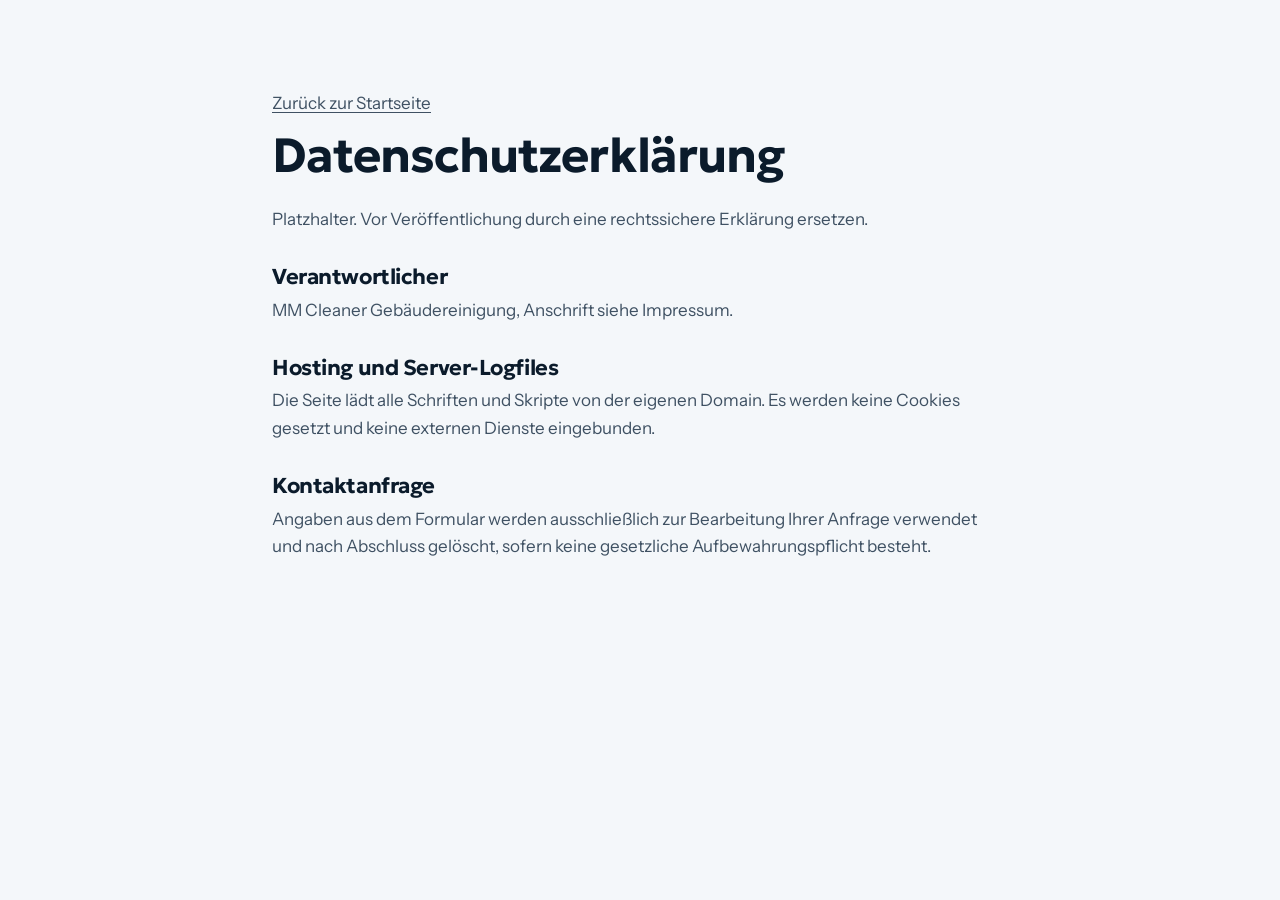
<file: datenschutz.html>
<!doctype html>
<html lang="de">
<head>
<meta charset="utf-8">
<meta name="viewport" content="width=device-width, initial-scale=1">
<title>Datenschutz | MM Cleaner Gebäudereinigung</title>
<meta name="robots" content="noindex">
<link rel="icon" href="favicon.png" type="image/png">
<link rel="stylesheet" href="assets/css/style.css?v=92ab913b">
</head>
<body>
<main class="wrap legal">
  <p><a href="index.html">Zurück zur Startseite</a></p>
  <h1>Datenschutzerklärung</h1>
  <p>Platzhalter. Vor Veröffentlichung durch eine rechtssichere Erklärung ersetzen.</p>
  <h2>Verantwortlicher</h2>
  <p>MM Cleaner Gebäudereinigung, Anschrift siehe Impressum.</p>
  <h2>Hosting und Server-Logfiles</h2>
  <p>Die Seite lädt alle Schriften und Skripte von der eigenen Domain. Es werden keine Cookies gesetzt und keine externen Dienste eingebunden.</p>
  <h2>Kontaktanfrage</h2>
  <p>Angaben aus dem Formular werden ausschließlich zur Bearbeitung Ihrer Anfrage verwendet und nach Abschluss gelöscht, sofern keine gesetzliche Aufbewahrungspflicht besteht.</p>
</main>
</body>
</html>
</file>
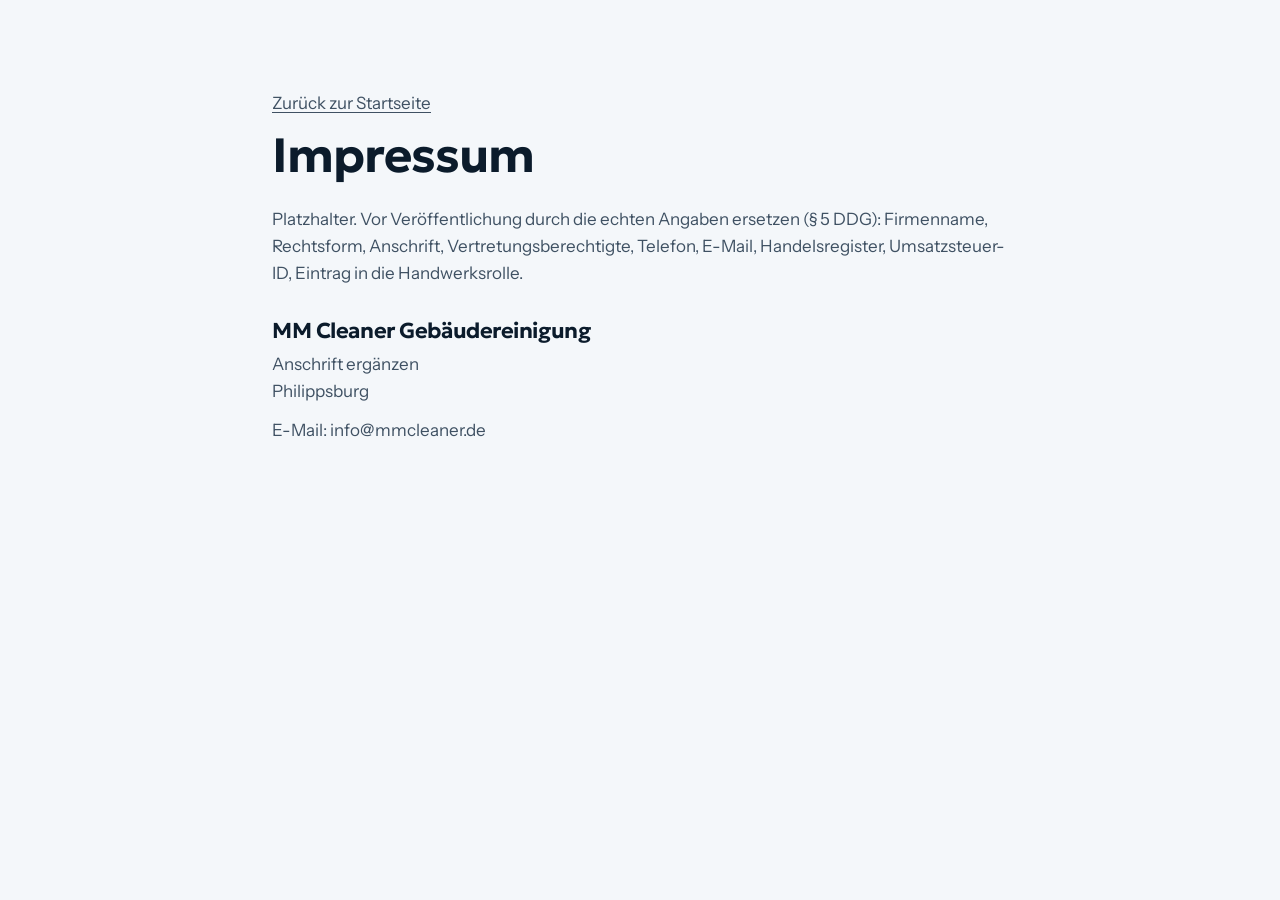
<file: impressum.html>
<!doctype html>
<html lang="de">
<head>
<meta charset="utf-8">
<meta name="viewport" content="width=device-width, initial-scale=1">
<title>Impressum | MM Cleaner Gebäudereinigung</title>
<meta name="robots" content="noindex">
<link rel="icon" href="favicon.png" type="image/png">
<link rel="stylesheet" href="assets/css/style.css?v=92ab913b">
</head>
<body>
<main class="wrap legal">
  <p><a href="index.html">Zurück zur Startseite</a></p>
  <h1>Impressum</h1>
  <p>Platzhalter. Vor Veröffentlichung durch die echten Angaben ersetzen (§ 5 DDG): Firmenname, Rechtsform, Anschrift, Vertretungsberechtigte, Telefon, E-Mail, Handelsregister, Umsatzsteuer-ID, Eintrag in die Handwerksrolle.</p>
  <h2>MM Cleaner Gebäudereinigung</h2>
  <p>Anschrift ergänzen<br>Philippsburg</p>
  <p>E-Mail: info@mmcleaner.de</p>
</main>
</body>
</html>
</file>
<file: assets/css/style.css>
/* MM Cleaner Gebäudereinigung, Fassung 4
   Eine Radiusstufe (6px), Blau aus dem Logo, Gelb nur auf Marineblau und als Linie. Seite ist hell, Kopf, Qualität und Fuß in Marineblau. */

@font-face { font-family: "Geologica"; src: url("../fonts/geologica.woff2") format("woff2"); font-weight: 300 800; font-display: swap; }
@font-face { font-family: "Instrument Sans"; src: url("../fonts/instrument-sans.woff2") format("woff2"); font-weight: 400 700; font-display: swap; }

@view-transition { navigation: auto; }

:root {
  --paper: #f4f7fa;
  --surface: #ffffff;
  --tint: #e6eef6;
  --ink: #0b1b2b;
  --ink-2: #3f5163;
  --ink-3: #566878;
  --line: #d3dde7;
  --blue: #195f9b;
  --blue-soft: #dbe8f4;
  --navy: #0f3a5f;
  --navy-2: #0a2a45;
  --yellow: #f6c90e;
  --on-navy: #f2f6fa;
  --on-navy-2: #b9cadb;
  --on-navy-line: rgb(255 255 255 / 0.2);

  --f-display: "Geologica", "Segoe UI", system-ui, sans-serif;
  --f-body: "Instrument Sans", "Segoe UI", system-ui, sans-serif;

  --ease-out: cubic-bezier(0.23, 1, 0.32, 1);
  --ease-io: cubic-bezier(0.77, 0, 0.175, 1);

  --r: 6px;
  --nav-h: 76px;
  --gut: clamp(1.25rem, 5vw, 6rem);
  --maxw: 2000px;
  --edge: max(var(--gut), calc((100% - var(--maxw)) / 2));

  color-scheme: light;
}

*, *::before, *::after { box-sizing: border-box; }
* { margin: 0; }
html {
  scroll-behavior: smooth;
  scroll-padding-top: calc(var(--nav-h) + 24px);
  -webkit-text-size-adjust: 100%;
  interpolate-size: allow-keywords;
  scrollbar-color: var(--ink-3) var(--paper);
  accent-color: var(--blue);
}
body {
  font-family: var(--f-body);
  font-size: 1.0625rem;
  line-height: 1.6;
  color: var(--ink);
  background: var(--paper);
  -webkit-font-smoothing: antialiased;
  text-rendering: optimizeLegibility;
  min-height: 100dvh;
  overflow-x: clip;
}
::selection { background: var(--blue); color: #fff; }
:focus-visible { outline: 2px solid var(--blue); outline-offset: 3px; border-radius: 4px; }
img, svg { display: block; max-width: 100%; }
a { color: inherit; text-underline-offset: 0.2em; text-decoration-thickness: 1px; }
button, input, textarea, select { font: inherit; color: inherit; }
h1, h2, h3 { font-family: var(--f-display); text-wrap: balance; line-height: 1.1; letter-spacing: -0.02em; font-weight: 650; }
p, li, dd { text-wrap: pretty; }
.muted { color: var(--ink-2); }

.wrap { width: min(100% - 2 * var(--gut), var(--maxw)); margin-inline: auto; }
.skip { position: absolute; left: var(--gut); top: -4rem; z-index: 100; background: var(--ink); color: var(--paper); padding: 0.6rem 1rem; border-radius: var(--r); }
.skip:focus { top: 0.75rem; }

/* ---------- Knöpfe: Fläche fährt von links nach, Pfeil rückt vor ---------- */
.btn {
  --_bg: transparent; --_fg: var(--ink); --_bd: var(--line); --_fill: var(--navy); --_fill-fg: #fff;
  position: relative; overflow: hidden; isolation: isolate;
  display: inline-flex; align-items: center; justify-content: center; gap: 0.6rem;
  min-height: 48px; padding: 0 1.4rem;
  border-radius: var(--r); border: 1px solid var(--_bd);
  background: var(--_bg); color: var(--_fg);
  font-weight: 600; font-size: 1rem; line-height: 1; white-space: nowrap; text-decoration: none; cursor: pointer;
  transition: transform 160ms var(--ease-out), color 300ms ease, border-color 300ms ease;
  -webkit-tap-highlight-color: transparent; touch-action: manipulation;
}
.btn { box-shadow: inset 0 0 0 0 var(--yellow); transition: transform 160ms var(--ease-out), box-shadow 280ms var(--ease-out), background-color 280ms ease, color 280ms ease, border-color 280ms ease; }
.btn:active { transform: scale(0.97); }
.btn--accent { --_bg: var(--blue); --_fg: #fff; --_bd: var(--blue); }
.btn--ghost { --_bd: var(--ink-3); }
.btn--sm { min-height: 42px; padding: 0 1.1rem; font-size: 0.9375rem; }
.btn--lg { min-height: 56px; padding: 0 1.8rem; }
.btn--gelb { --_bg: var(--yellow); --_fg: var(--navy-2); --_bd: var(--yellow); --_fill: #fff; --_fill-fg: var(--navy-2); }
.btn--hell { --_bg: transparent; --_fg: #fff; --_bd: rgb(255 255 255 / 0.5); --_fill: #fff; --_fill-fg: var(--navy-2); }
@media (hover: hover) and (pointer: fine) {
  .btn:hover { box-shadow: inset 0 -5px 0 0 var(--yellow); }
  .btn--accent:hover { --_bg: var(--navy); --_bd: var(--navy); }
  .btn--ghost:hover { --_bd: var(--navy); }
  .btn--gelb:hover { --_bg: #fff; --_bd: #fff; box-shadow: inset 0 -5px 0 0 var(--navy); }
  .btn--hell:hover { --_bd: #fff; }
}

/* ---------- Logo ---------- */
.brand { display: inline-flex; align-items: center; gap: 0.85rem; text-decoration: none; font-family: var(--f-display); font-weight: 700; font-size: 1.25rem; letter-spacing: -0.02em; }
.brand__name { white-space: nowrap; transition: transform 420ms var(--ease-out); }
.logo { position: relative; flex: none; width: 54px; height: 54px; display: block; }
.logo__disc { position: relative; display: block; width: 100%; height: 100%; border-radius: 50%; overflow: hidden; }
.logo__img { width: 100%; height: 100%; display: block; animation: abziehen 900ms 120ms var(--ease-out) both; }
@keyframes abziehen { from { clip-path: inset(0 100% 0 0); } }
.logo__disc::after { content: ""; position: absolute; inset: -10%; pointer-events: none; background: linear-gradient(105deg, transparent 40%, rgb(255 255 255 / 0.9) 50%, transparent 60%); transform: translateX(-130%); animation: glanz 1000ms 900ms var(--ease-out) both; }
@keyframes glanz { from { transform: translateX(-130%); } to { transform: translateX(130%); } }
@keyframes glanz2 { from { transform: translateX(-130%); } to { transform: translateX(130%); } }
.logo__spark { position: absolute; top: -4px; right: -5px; width: 15px; height: 15px; background: var(--yellow); opacity: 0; clip-path: polygon(50% 0, 62% 38%, 100% 50%, 62% 62%, 50% 100%, 38% 62%, 0 50%, 38% 38%); animation: funke 1000ms 1500ms var(--ease-out) both; }
@keyframes funke { 0% { opacity: 0; transform: scale(0.2) rotate(0); } 40% { opacity: 1; transform: scale(1.15) rotate(45deg); } 100% { opacity: 0; transform: scale(0.8) rotate(90deg); } }
@keyframes funke2 { 0% { opacity: 0; transform: scale(0.2) rotate(0); } 40% { opacity: 1; transform: scale(1.15) rotate(45deg); } 100% { opacity: 0; transform: scale(0.8) rotate(90deg); } }
@media (hover: hover) and (pointer: fine) {
  .brand:hover .logo__disc::after, .brand:focus-visible .logo__disc::after { animation: glanz2 750ms var(--ease-out) both; }
  .brand:hover .logo__spark, .brand:focus-visible .logo__spark { animation: funke2 900ms 250ms var(--ease-out) both; }
  .brand:hover .brand__name, .brand:focus-visible .brand__name { transform: translateX(3px); }
}

/* ---------- Kopfzeile ---------- */
.nav { position: sticky; top: 0; z-index: 40; height: var(--nav-h); background: var(--paper); border-bottom: 1px solid var(--line); }
.nav__in { height: 100%; display: grid; grid-template-columns: auto 1fr auto; align-items: center; gap: clamp(1rem, 3vw, 3rem); }
.nav__links { display: flex; justify-content: center; gap: clamp(1.1rem, 2.6vw, 2.6rem); }
.nav__links a { position: relative; padding-block: 0.5rem; text-decoration: none; font-size: 0.97rem; font-weight: 500; color: var(--ink-2); transition: color 200ms ease; }
.nav__links a::after { content: ""; position: absolute; left: 0; right: 0; bottom: 0; height: 2px; background: var(--blue); transform: scaleX(0); transform-origin: right; transition: transform 450ms var(--ease-out); }
.nav__links a:hover, .nav__links a:focus-visible, .nav__links a[aria-current="true"] { color: var(--ink); }
.nav__links a:hover::after, .nav__links a:focus-visible::after, .nav__links a[aria-current="true"]::after { transform: scaleX(1); transform-origin: left; }
.nav__act { display: flex; align-items: center; gap: 1.25rem; }
.nav .btn { min-height: 44px; }
.nav::before { content: ""; position: absolute; inset: auto 0 -1px; height: 3px; background: var(--yellow); transform: scaleX(0); transform-origin: left; opacity: 0; pointer-events: none; z-index: 1; }
.nav.is-intro::before { animation: kopflinie 1400ms 300ms var(--ease-out) both; }
@keyframes kopflinie { 0% { opacity: 1; transform: scaleX(0); } 70% { opacity: 1; transform: scaleX(1); } 100% { opacity: 0; transform: scaleX(1); } }
.nav::after { content: ""; position: absolute; left: 0; right: 0; top: 100%; height: 24px; pointer-events: none; background: linear-gradient(rgb(11 27 43 / 0.12), transparent); opacity: 0; }
@supports (animation-timeline: scroll()) {
  .nav::after { animation: nav-schatten linear both; animation-timeline: scroll(root); animation-range: 0 120px; }
  @keyframes nav-schatten { to { opacity: 1; } }
}
.brand, .nav__links a, .nav__act { animation: nav-in 700ms var(--ease-out) both; }
.nav__links a:nth-child(1) { animation-delay: 140ms; } .nav__links a:nth-child(2) { animation-delay: 200ms; } .nav__links a:nth-child(3) { animation-delay: 260ms; }
.nav__links a:nth-child(4) { animation-delay: 320ms; } .nav__links a:nth-child(5) { animation-delay: 380ms; }
.nav__act { animation-delay: 500ms; }
@keyframes nav-in { from { opacity: 0; transform: translateY(-8px); } }

.menu-btn { display: none; align-items: center; gap: 0.7rem; height: 46px; padding: 0 1rem; border: 1px solid var(--ink-3); border-radius: var(--r); background: transparent; cursor: pointer; font-weight: 600; font-size: 0.95rem; transition: transform 160ms var(--ease-out); }
.menu-btn:active { transform: scale(0.97); }
.menu-btn__t { display: block; height: 1.25em; line-height: 1.25; overflow: hidden; }
.menu-btn__t > span { display: block; transition: transform 320ms var(--ease-out); }
.menu-btn i { width: 16px; height: 3px; background: var(--yellow); outline: 1px solid var(--navy); outline-offset: 0; transition: width 320ms var(--ease-out); }
.nav:has(.menu:popover-open) .menu-btn__t > span { transform: translateY(-100%); }
.nav:has(.menu:popover-open) .menu-btn i { width: 26px; }

.menu {
  position: fixed; inset: var(--nav-h) 0 0 0; margin: 0; width: auto; height: auto; border: 0;
  background: var(--navy); color: var(--on-navy); overflow-y: auto;
  padding: clamp(1.25rem, 4vh, 2.5rem) var(--gut) calc(2rem + env(safe-area-inset-bottom));
  flex-direction: column; gap: 0;
  opacity: 0; transform: translateY(-8px);
  transition: opacity 220ms var(--ease-out), transform 220ms var(--ease-out), display 220ms allow-discrete, overlay 220ms allow-discrete;
}
.menu:popover-open { display: flex; opacity: 1; transform: none; }
@starting-style { .menu:popover-open { opacity: 0; transform: translateY(-8px); } }
.menu a:not(.btn) { padding: 0.85rem 0; font-size: clamp(1.6rem, 7vw, 2.3rem); font-family: var(--f-display); font-weight: 650; letter-spacing: -0.025em; text-decoration: none; border-bottom: 1px solid var(--on-navy-line); opacity: 1; transform: none; transition: opacity 400ms var(--ease-out), transform 400ms var(--ease-out); }
.menu:popover-open a:not(.btn):nth-child(2) { transition-delay: 40ms; } .menu:popover-open a:not(.btn):nth-child(3) { transition-delay: 80ms; }
.menu:popover-open a:not(.btn):nth-child(4) { transition-delay: 120ms; } .menu:popover-open a:not(.btn):nth-child(5) { transition-delay: 160ms; }
@starting-style { .menu:popover-open a:not(.btn) { opacity: 0; transform: translateY(10px); } }
.menu .btn { margin-top: 1.75rem; align-self: flex-start; }
.menu .menu__tel { margin-top: 1.5rem; font-size: 1.35rem; white-space: nowrap; border: 0; padding: 0; color: var(--yellow); }
.menu .menu__mail { font-size: 1.05rem; font-family: var(--f-body); font-weight: 500; border: 0; padding: 0.4rem 0; color: var(--on-navy-2); }


@media (max-width: 1040px) {
  .nav__in { grid-template-columns: 1fr auto; }
  .nav__links { display: none; }
  .menu-btn { display: inline-flex; }
}
@media (max-width: 560px) { .nav__act .btn { display: none; } }

/* ---------- Startbereich: Marineblau mit Strahlen aus dem Logo, Foto bis zum Rand ---------- */
.hero {
  position: relative; display: grid; grid-template-columns: minmax(0, 1fr) minmax(0, 1fr);
  min-height: calc(100svh - var(--nav-h)); max-height: 62rem;
  background: var(--navy); color: var(--on-navy); overflow: clip;
}
.hero__copy { position: relative; align-self: center; padding: clamp(3rem, 6vw, 6rem) clamp(1.5rem, 4vw, 5rem) clamp(3rem, 6vw, 6rem) var(--edge); }
.hero::before {
  content: ""; position: absolute; inset: 0 50% 0 0; pointer-events: none;
  background: repeating-conic-gradient(from -18deg at 0% 100%, rgb(255 255 255 / 0.055) 0 5deg, transparent 5deg 10deg);
  mask-image: radial-gradient(120% 100% at 0% 100%, #000 10%, transparent 70%);
}
.hero h1 { font-size: clamp(1.9rem, 3.3vw, 3.1rem); font-weight: 600; letter-spacing: -0.025em; line-height: 1.1; color: #fff; max-width: 20ch; }
.hero h1 em { font-style: normal; color: var(--yellow); white-space: nowrap; }
.lead { margin-top: 1.4rem; font-size: clamp(1.05rem, 1.3vw, 1.2rem); line-height: 1.5; color: var(--on-navy-2); max-width: 34ch; }
.hero__cta { margin-top: 2.4rem; display: flex; flex-wrap: wrap; gap: 0.75rem; }
.hero__qr { display: none; margin: 1.6rem 0 0; align-items: center; gap: 0.9rem; font-size: 0.88rem; line-height: 1.35; color: var(--on-navy-2); }
.hero__qr img { width: 96px; height: 96px; padding: 7px; background: #fff; border-radius: var(--r); }
@media (hover: hover) and (pointer: fine) { .hero__qr { display: flex; } }
.hero h1, .hero .lead, .hero__cta { animation: rise 800ms var(--ease-out) both; }
.hero .lead { animation-delay: 80ms; }
.hero__cta { animation-delay: 160ms; }
@keyframes rise { from { opacity: 0; transform: translateY(14px); } }
.hero__img { position: relative; margin: 0; min-height: 0; background: var(--navy-2); animation: einblenden 1000ms 100ms var(--ease-out) both; }
@keyframes einblenden { from { opacity: 0; } }
.hero__img img { position: absolute; inset: 0; width: 100%; height: 100%; object-fit: cover; object-position: 50% 60%; }
.hero__img::after { content: ""; position: absolute; left: 0; top: 0; bottom: 0; width: 3px; background: var(--yellow); transform-origin: top; animation: seitenlinie 550ms 100ms var(--ease-out) both; }
@keyframes seitenlinie { from { transform: scaleY(0); } }
@media (max-width: 960px), (orientation: portrait) and (max-width: 1100px) {
  .hero { grid-template-columns: 1fr; min-height: 0; max-height: none; }
  .hero::before { inset: 0; }
  .hero__copy { padding: clamp(2.5rem, 9vw, 4rem) var(--gut) clamp(2.25rem, 7vw, 3rem); }
  .hero h1 { max-width: 20ch; }
  .hero__img { aspect-ratio: 4 / 3; }
  .hero__img::after { width: auto; height: 5px; inset: 0 0 auto 0; transform-origin: left; animation-name: seitenlinie-x; }
  @keyframes seitenlinie-x { from { transform: scaleX(0); } }
}

/* ---------- Abschnitte ---------- */
.sec { padding-block: clamp(4rem, 9vw, 8rem); }
.sec__h { font-size: clamp(1.8rem, 3.3vw, 2.8rem); max-width: 26ch; }
.sec__h + * { margin-top: clamp(2rem, 4vw, 3.25rem); }

/* Leistungen: Foto bleibt links stehen und wechselt, rechts laufen die fünf Leistungen vorbei */
.lei { display: grid; grid-template-columns: minmax(0, 6fr) minmax(0, 6fr); gap: clamp(2rem, 6vw, 7rem); align-items: start; }
.lei__fig { contain: paint; position: sticky; top: calc(var(--nav-h) + 2rem); aspect-ratio: 4 / 3; border-radius: var(--r); overflow: hidden; background: var(--tint); }
.lei__fig img { position: absolute; inset: 0; width: 100%; height: 100%; object-fit: cover; opacity: 0; transition: opacity 450ms var(--ease-out); }
.lei__fig img.is-on { opacity: 1; }
.lei__fig::after { content: ""; position: absolute; left: 0; bottom: 0; width: 100%; height: 5px; background: var(--yellow); }
.lei__list { list-style: none; padding: 0; counter-reset: none; }
.lei__list li { min-height: clamp(16rem, 42vh, 26rem); display: flex; flex-direction: column; justify-content: center; gap: 0.9rem; border-top: 1px solid var(--line); padding-block: 2rem; color: var(--ink-3); transition: color 400ms ease; }
.lei__list li:last-child { border-bottom: 1px solid var(--line); }
.lei__list li.is-on { color: var(--ink); }
.lei__list h3 { font-size: clamp(1.9rem, 3.4vw, 3rem); }
.lei__list p { max-width: 42ch; color: inherit; font-size: 1.1rem; }
.lei__list small { font-size: 0.95rem; font-weight: 600; color: var(--blue); }
.lei__m { display: none; }
@media (max-width: 900px) {
  .lei { grid-template-columns: 1fr; }
  .lei__fig { display: none; }
  .lei__list li { min-height: 0; color: var(--ink); padding-block: 1.75rem 2.25rem; }
  .lei__m { display: block; width: 100%; height: auto; aspect-ratio: 4 / 3; object-fit: cover; border-radius: var(--r); margin-bottom: 0.6rem; }
}

/* Referenzen: eine Bühne, vier Einsatzbereiche */
.ref { background: var(--tint); max-width: none; padding-inline: var(--edge); width: auto; }
.ref__grid { display: grid; grid-template-columns: minmax(0, 8fr) minmax(0, 4fr); gap: clamp(1.5rem, 4vw, 4rem); align-items: stretch; }
.ref__stage { position: relative; height: clamp(22rem, 38vw, 34rem); border-radius: var(--r); overflow: hidden; background: var(--surface); }
.slide { position: absolute; inset: 0; display: grid; grid-template-columns: 1fr 1fr; gap: 0.5rem; opacity: 0; visibility: hidden; transition: opacity 520ms var(--ease-out), visibility 0s 520ms; }
.slide.is-on { opacity: 1; visibility: visible; transition-delay: 0s; }
.slide[data-c="21"] { grid-template-columns: 2fr 1fr; }
.slide[data-c="12"] { grid-template-columns: 1fr 2fr; }
.slide img { width: 100%; height: 100%; object-fit: cover; }
.ref__list { display: flex; flex-direction: column; justify-content: center; }
.ref__list button { text-align: left; background: none; border: 0; border-top: 1px solid rgb(11 27 43 / 0.22); padding: 1.25rem 0; cursor: pointer; position: relative; color: var(--ink-3); }
.ref__list button:last-child { border-bottom: 1px solid rgb(11 27 43 / 0.22); }
.ref__list .t { display: block; font-family: var(--f-display); font-weight: 650; font-size: clamp(1.4rem, 2.2vw, 1.9rem); letter-spacing: -0.025em; line-height: 1.1; transition: color 200ms ease; }
.ref__list .d { display: grid; grid-template-rows: 0fr; transition: grid-template-rows 360ms var(--ease-out); }
.ref__list .d > span { overflow: hidden; color: var(--ink-2); max-width: 32ch; font-size: 1rem; line-height: 1.5; }
.ref__list [aria-selected="true"] { color: var(--ink); }
.ref__list [aria-selected="true"] .d { grid-template-rows: 1fr; }
.ref__list [aria-selected="true"] .d > span { padding-top: 0.6rem; }
.ref__list .bar { position: absolute; left: 0; right: 0; top: -1px; height: 3px; background: var(--blue); transform: scaleX(0); transform-origin: left; }
.ref__grid.is-auto [aria-selected="true"] .bar { animation: bar 6s linear forwards; }
.ref__grid.is-auto:hover [aria-selected="true"] .bar { animation-play-state: paused; }
@keyframes bar { to { transform: scaleX(1); } }
@media (hover: hover) and (pointer: fine) { .ref__list button:hover .t { color: var(--ink); } }
@media (max-width: 900px) { .ref__grid { grid-template-columns: 1fr; } .ref__stage { height: clamp(16rem, 60vw, 24rem); } }

/* Ablauf: vier Schritte nebeneinander unter einer durchgehenden Linie */
.ablauf__head .muted { margin-top: 1.25rem; max-width: 44ch; }
.steps { list-style: none; padding: 0; position: relative; display: grid; grid-template-columns: repeat(4, minmax(0, 1fr)); gap: clamp(1.5rem, 3vw, 3rem); padding-top: 3rem; margin-top: clamp(2.5rem, 5vw, 4rem); }
.steps::before { content: ""; position: absolute; left: 0; right: 0; top: 0.55rem; height: 3px; background: var(--line); }
.steps::after { content: ""; position: absolute; left: 0; right: 0; top: 0.55rem; height: 3px; background: var(--blue); transform-origin: left; }
@supports (animation-timeline: view()) {
  .steps::after { transform: scaleX(0); animation: wachsen linear both; animation-timeline: view(); animation-range: cover 20% cover 60%; }
  @keyframes wachsen { to { transform: scaleX(1); } }
}
.steps li { position: relative; }
.steps li::before { content: ""; position: absolute; left: 0; top: -3rem; width: 18px; height: 18px; border-radius: 2px; background: var(--yellow); border: 3px solid var(--navy); z-index: 1; }
.steps h3 { font-size: clamp(1.6rem, 2.4vw, 2.2rem); }
.steps p { margin-top: 0.7rem; color: var(--ink-2); max-width: 36ch; }
.ln { position: relative; display: inline-flex; align-items: center; gap: 0.4rem; padding-block: 0.3rem; text-decoration: none; white-space: nowrap; transition: color 300ms ease; }
.ln::after { content: ""; position: absolute; left: 0; right: 0; bottom: 2px; height: 1px; background: currentColor; transform: scaleX(0); transform-origin: right; transition: transform 450ms var(--ease-out); }
.ln:hover, .ln:focus-visible { color: var(--blue); }
.ln:hover::after, .ln:focus-visible::after { transform: scaleX(1); transform-origin: left; }
.steps .ln { font-weight: 600; color: var(--blue); }
.steps .ln::after { transform: scaleX(1); }
@media (max-width: 1000px) {
  .steps { grid-template-columns: 1fr; padding-top: 0; padding-left: 2.5rem; gap: 2.25rem; }
  .steps::before, .steps::after { left: 7px; right: auto; top: 0.5rem; bottom: 0.5rem; width: 3px; height: auto; transform-origin: top; }
  .steps li::before { left: -2.5rem; top: 0.35rem; }
  @supports (animation-timeline: view()) { .steps::after { transform: scaleY(0); animation-name: wachsen-y; } @keyframes wachsen-y { to { transform: scaleY(1); } } }
}

/* Branchen: Reiter in großer Schrift auf hellem Blau */
.branchen { background: var(--surface); border-block: 1px solid var(--line); padding-block: clamp(4rem, 9vw, 8rem); }
.tabs { margin-top: clamp(2rem, 4vw, 3rem); }
.tabs__list { position: relative; display: flex; gap: clamp(1.25rem, 3vw, 3rem); overflow-x: auto; scroll-snap-type: x proximity; border-bottom: 1px solid var(--line); scrollbar-width: none; }
.tabs__list::-webkit-scrollbar { display: none; }
.tabs__list button { background: none; border: 0; padding: 0.9rem 0; font-family: var(--f-display); font-weight: 600; letter-spacing: -0.02em; font-size: clamp(1.05rem, 1.5vw, 1.3rem); color: var(--ink-3); cursor: pointer; white-space: nowrap; scroll-snap-align: start; transition: color 160ms ease; }
.tabs__list button[aria-selected="true"] { color: var(--ink); }
@media (hover: hover) and (pointer: fine) { .tabs__list button:hover { color: var(--ink); } }
.tabs__ind { position: absolute; left: 0; bottom: -1px; height: 4px; width: 100px; background: var(--yellow); box-shadow: 0 0 0 1px var(--navy); transform-origin: left; transition: transform 320ms var(--ease-io), width 320ms var(--ease-io); }
.tabs__panel { padding-top: clamp(2rem, 4vw, 3.5rem); display: grid; grid-template-columns: minmax(0, 7fr) minmax(0, 5fr); gap: clamp(1.5rem, 5vw, 5rem); align-items: start; }
.tabs__panel[hidden] { display: none; }
.tabs__panel:not([hidden]) { animation: panel 260ms var(--ease-out) both; }
@keyframes panel { from { opacity: 0; transform: translateY(8px); } }
.panel__big { font-family: var(--f-display); font-weight: 650; letter-spacing: -0.03em; line-height: 1.05; font-size: clamp(1.8rem, 3.6vw, 3rem); text-wrap: balance; }
.tabs__panel p:not(.panel__big) { color: var(--ink-2); font-size: 1.1rem; max-width: 46ch; padding-top: 0.5rem; }
@media (max-width: 800px) { .tabs__panel { grid-template-columns: 1fr; } }

/* Qualität: Marineblau, vier Zusagen nebeneinander */
.qual { background: var(--navy); color: var(--on-navy); max-width: none; padding-inline: var(--edge); width: auto; position: relative; overflow: clip; }
.qual::before { content: ""; position: absolute; inset: 0; pointer-events: none; background: repeating-conic-gradient(from 160deg at 100% 0%, rgb(255 255 255 / 0.045) 0 5deg, transparent 5deg 10deg); mask-image: radial-gradient(90% 120% at 100% 0%, #000 5%, transparent 65%); }
.qual > * { position: relative; }
.qual .sec__h { color: #fff; }
.qual__grid { display: grid; grid-template-columns: repeat(4, minmax(0, 1fr)); gap: clamp(1.5rem, 3vw, 3rem); }
.qual__grid > div { position: relative; border-top: 1px solid var(--on-navy-line); padding-top: 1.6rem; }
.qual__grid > div::before { content: ""; position: absolute; left: 0; top: -2px; width: 3.5rem; height: 3px; background: var(--yellow); }
.qual dt { font-family: var(--f-display); font-weight: 650; font-size: clamp(1.3rem, 1.9vw, 1.65rem); letter-spacing: -0.025em; line-height: 1.12; color: #fff; }
.qual dd { margin-top: 0.8rem; color: var(--on-navy-2); max-width: 32ch; }
@media (max-width: 1100px) { .qual__grid { grid-template-columns: repeat(2, minmax(0, 1fr)); row-gap: 3rem; } }
@media (max-width: 640px) { .qual__grid { grid-template-columns: 1fr; } }

/* Fragen: Überschrift links bleibt stehen, Liste rechts */
.faq { display: grid; grid-template-columns: minmax(0, 4fr) minmax(0, 8fr); gap: clamp(2rem, 6vw, 6rem); align-items: start; }
.faq .sec__h { position: sticky; top: calc(var(--nav-h) + 2rem); margin: 0; }
.faq .sec__h + * { margin-top: 0; }
.faq__list { max-width: 56rem; }
.faq details { border-top: 1px solid var(--ink); }
.faq details:last-child { border-bottom: 1px solid var(--ink); }
.faq summary { list-style: none; cursor: pointer; padding: 1.35rem 3rem 1.35rem 0; position: relative; font-family: var(--f-display); font-weight: 600; font-size: clamp(1.15rem, 1.8vw, 1.4rem); letter-spacing: -0.02em; line-height: 1.25; transition: color 200ms ease; }
.faq summary::-webkit-details-marker { display: none; }
.faq summary::before, .faq summary::after { content: ""; position: absolute; right: 4px; top: 50%; width: 18px; height: 2px; background: currentColor; transition: transform 240ms var(--ease-out); }
.faq summary::after { transform: rotate(90deg); }
.faq details[open] summary::after { transform: rotate(0); }
@media (hover: hover) and (pointer: fine) { .faq summary:hover { color: var(--blue); } }
.faq__a { padding: 0 3rem 1.5rem 0; color: var(--ink-2); max-width: 60ch; }
.faq details::details-content { block-size: 0; overflow: hidden; transition: block-size 260ms var(--ease-out), content-visibility 260ms allow-discrete; }
.faq details[open]::details-content { block-size: auto; }
@media (max-width: 900px) { .faq { grid-template-columns: 1fr; gap: 2rem; } .faq .sec__h { position: static; } }

/* ---------- Kontakt ---------- */
.kontakt { background: var(--tint); border-top: 1px solid var(--line); }
.kontakt__in { display: grid; grid-template-columns: minmax(0, 5fr) minmax(0, 6fr); gap: clamp(2rem, 6vw, 6rem); align-items: start; }
.kontakt h2 { font-size: clamp(2rem, 4vw, 3.4rem); max-width: 14ch; }
.kontakt__copy { align-self: start; }
@media (min-width: 901px) { .kontakt__copy { position: sticky; top: calc(var(--nav-h) + 2rem); } }
.kontakt__copy > p { margin-top: 1.25rem; color: var(--ink-2); max-width: 36ch; }
.kontakt__direct { margin-top: 2rem; display: grid; gap: 1.5rem; justify-items: start; }
.kontakt__copy .tel { margin: 0; display: grid; gap: 0.3rem; color: var(--ink); }
.tel__label { font-size: 0.95rem; color: var(--ink-2); font-weight: 500; }
.tel__nr { font-family: var(--f-display); font-weight: 650; letter-spacing: -0.01em; line-height: 1.3; font-size: 1.15rem; white-space: nowrap; text-decoration: none; font-variant-numeric: tabular-nums; }
.kontakt__copy .mail { margin: 0; color: var(--ink); font-size: 1.1rem; }
.kontakt__direct a { text-decoration: none; }
@media (hover: hover) and (pointer: fine) { .kontakt__direct a:hover { text-decoration: underline; } }
.qr { display: none; margin: 0; padding: 1rem; background: #fff; border: 1px solid var(--line); border-radius: var(--r); }
.qr img { width: 148px; height: 148px; }
.qr figcaption { margin-top: 0.7rem; max-width: 148px; font-size: 0.85rem; line-height: 1.4; color: var(--ink-2); }
@media (hover: hover) and (pointer: fine) { .qr { display: block; } }

.form { display: grid; gap: 1.1rem; background: var(--surface); border: 1px solid var(--line); border-radius: var(--r); padding: clamp(1.25rem, 3vw, 2.25rem); box-shadow: 0 -4px 0 -1px var(--blue); }
.form__row { display: grid; grid-template-columns: 1fr 1fr; gap: 1.1rem; }
.field label { font-weight: 600; font-size: 0.92rem; display: block; margin-bottom: 0.45rem; }
.form input:not([type="checkbox"]), .form textarea { width: 100%; min-height: 50px; padding: 0.75rem 0.95rem; background: var(--surface); border: 1px solid #98a8b7; border-radius: var(--r); color: var(--ink); transition: border-color 160ms ease; font-size: 1rem; }
.form textarea { resize: vertical; min-height: 7rem; field-sizing: content; max-height: 20rem; }
.form ::placeholder { color: var(--ink-3); opacity: 1; }
.form input:focus-visible, .form textarea:focus-visible { outline: 2px solid var(--blue); outline-offset: 0; border-color: var(--blue); border-radius: var(--r); }
.form [aria-invalid="true"] { border-color: #b3261e; }
.err { color: #b3261e; font-size: 0.9rem; margin-top: 0.4rem; }
.check { display: grid; grid-template-columns: 22px 1fr; gap: 0.75rem; font-size: 0.92rem; color: var(--ink-2); cursor: pointer; line-height: 1.5; }
.check input { width: 22px; height: 22px; margin: 2px 0 0; }
.check a { color: var(--ink); }
.form .btn { justify-self: start; }
.form__ok { padding: 1rem 1.2rem; border-radius: var(--r); background: var(--blue-soft); color: var(--ink); font-weight: 500; }
@media (max-width: 900px) { .kontakt__in { grid-template-columns: 1fr; } .form__row { grid-template-columns: 1fr; } }

.seg { display: grid; grid-template-columns: repeat(auto-fit, minmax(5.5rem, 1fr)); gap: 0.5rem; }
.seg label { position: relative; cursor: pointer; }
.seg input { position: absolute; inset: 0; opacity: 0; margin: 0; cursor: pointer; }
.seg span { display: grid; place-items: center; min-height: 48px; border: 1px solid var(--line); border-radius: var(--r); background: var(--surface); font-weight: 600; transition: background-color 160ms ease, border-color 160ms ease, color 160ms ease, transform 160ms var(--ease-out); }
.seg label:active span { transform: scale(0.97); }
.seg input:checked + span { background: var(--navy); border-color: var(--navy); color: #fff; }
.seg input:focus-visible + span { outline: 2px solid var(--blue); outline-offset: 3px; }
@media (hover: hover) and (pointer: fine) { .seg input:not(:checked):hover + span { border-color: var(--ink); } }

/* Kalender für Begehungstermine */
.termin { border: 0; padding: 0; margin: 0; min-width: 0; }
.termin legend { font-weight: 600; font-size: 0.92rem; padding: 0; margin-bottom: 0.6rem; }
.termin legend span { font-weight: 400; color: var(--ink-2); }
.cal { background: var(--paper); border: 1px solid #98a8b7; border-radius: var(--r); padding: 1rem; display: grid; gap: 0.9rem; }
.cal__head { display: flex; align-items: center; justify-content: space-between; gap: 0.5rem; }
.cal__title { margin: 0; font-family: var(--f-display); font-weight: 650; font-size: 1.2rem; letter-spacing: -0.02em; text-transform: capitalize; }
.cal__nav { width: 44px; height: 44px; display: grid; place-items: center; border: 1px solid var(--line); border-radius: var(--r); background: var(--surface); color: var(--ink); cursor: pointer; transition: transform 160ms var(--ease-out), border-color 160ms ease, opacity 160ms ease; }
.cal__nav:active { transform: scale(0.95); }
.cal__nav:disabled { opacity: 0.3; cursor: default; }
@media (hover: hover) and (pointer: fine) { .cal__nav:not(:disabled):hover { border-color: var(--ink); } }
.cal__grid { display: grid; grid-template-columns: repeat(7, minmax(0, 1fr)); gap: 4px; }
.cal__wd { text-align: center; font-size: 0.8rem; font-weight: 600; color: var(--ink-2); padding-bottom: 0.25rem; }
.cal__d { min-height: 44px; border: 1px solid transparent; border-radius: var(--r); background: transparent; color: var(--ink); font-weight: 600; font-size: 1rem; font-variant-numeric: tabular-nums; cursor: pointer; transition: background-color 160ms ease, border-color 160ms ease, transform 160ms var(--ease-out); }
.cal__d:active:not(:disabled) { transform: scale(0.94); }
.cal__d:disabled { color: var(--ink-3); opacity: 0.45; cursor: default; font-weight: 400; }
.cal__d[data-heute] { border-color: var(--line); }
.cal__d[aria-pressed="true"] { background: var(--blue); border-color: var(--blue); color: #fff; }
@media (hover: hover) and (pointer: fine) { .cal__d:not(:disabled):not([aria-pressed="true"]):hover { background: var(--blue-soft); } }
.cal__zeit { grid-template-columns: 1fr 1fr; }
.cal__sel { margin: 0; font-size: 0.92rem; color: var(--ink-2); min-height: 1.4em; }
.cal__sel strong { color: var(--ink); }

/* ---------- Anruf und WhatsApp am Handy ---------- */
.callbar { display: none; }
@media not ((hover: hover) and (pointer: fine)) {
  body { padding-bottom: calc(5.5rem + env(safe-area-inset-bottom)); }
  .callbar { position: fixed; left: 0.6rem; right: 0.6rem; bottom: calc(0.6rem + env(safe-area-inset-bottom)); z-index: 35; display: grid; grid-template-columns: 1fr 1fr; gap: 0.5rem; padding: 0.5rem; background: var(--surface); border: 1px solid var(--line); border-radius: 14px; box-shadow: 0 14px 34px -14px rgb(11 27 43 / 0.45), 0 2px 8px rgb(11 27 43 / 0.1); transition: transform 320ms var(--ease-out), opacity 320ms var(--ease-out), visibility 0s; }
  .callbar a { display: flex; align-items: center; justify-content: center; gap: 0.6rem; min-height: 3.4rem; border-radius: var(--r); font-weight: 650; font-size: 1.08rem; text-decoration: none; white-space: nowrap; -webkit-tap-highlight-color: transparent; transition: transform 160ms var(--ease-out); }
  .callbar a:active { transform: scale(0.97); }
  .callbar__anruf { background: var(--blue); color: #fff; }
  .callbar__wa { background: var(--surface); color: var(--ink); border: 1px solid var(--line); }
  .callbar__ico { flex: none; width: 22px; height: 22px; }
  .callbar.is-off { transform: translateY(130%); opacity: 0; visibility: hidden; transition: transform 320ms var(--ease-out), opacity 320ms var(--ease-out), visibility 0s 320ms; }
}

/* ---------- Fuß: Marineblau, vier Spalten, Strahlen wie im Startbereich ---------- */
.foot { position: relative; background: var(--navy); color: var(--on-navy); overflow: clip; }
.foot::before { content: ""; position: absolute; inset: 0; pointer-events: none; background: repeating-conic-gradient(from -18deg at 0% 100%, rgb(255 255 255 / 0.05) 0 5deg, transparent 5deg 10deg); mask-image: radial-gradient(70% 120% at 0% 100%, #000 5%, transparent 65%); }
.foot::after { content: ""; position: absolute; left: 0; right: 0; top: 0; height: 4px; background: var(--yellow); }
.foot__in { position: relative; display: grid; grid-template-columns: minmax(0, 4fr) minmax(0, 3fr) minmax(0, 3fr) minmax(0, 2fr); gap: clamp(1.75rem, 4vw, 4rem); padding-block: clamp(3rem, 6vw, 5rem) clamp(2.5rem, 4vw, 3.5rem); align-items: start; }
.foot .brand { font-size: 1.2rem; }
.foot .logo { width: 56px; height: 56px; }
.foot__brand p { margin-top: 1.1rem; color: var(--on-navy-2); font-size: 0.97rem; max-width: 28ch; }
.foot h2 { font-family: var(--f-body); font-weight: 600; font-size: 0.9rem; letter-spacing: 0.01em; color: var(--on-navy-2); margin-bottom: 0.8rem; }
.foot__col { display: flex; flex-direction: column; align-items: flex-start; gap: 0.25rem; font-size: 1rem; }
.foot .ln { color: var(--on-navy); }
.foot .ln:hover, .foot .ln:focus-visible { color: var(--yellow); }
.foot__tel { font-variant-numeric: tabular-nums; }
.foot__ort { margin-top: 0.8rem; color: var(--on-navy-2); font-size: 0.95rem; max-width: 24ch; }
.foot__up svg { transition: transform 350ms var(--ease-out); }
.foot__up:hover svg { transform: translateY(-3px); }
.foot__bar { position: relative; display: flex; flex-wrap: wrap; justify-content: space-between; gap: 0.5rem 2rem; border-top: 1px solid var(--on-navy-line); padding-block: 1.4rem calc(1.4rem + env(safe-area-inset-bottom)); color: var(--on-navy-2); font-size: 0.9rem; }
@media (max-width: 1000px) { .foot__in { grid-template-columns: repeat(2, minmax(0, 1fr)); } }
@media (max-width: 560px) { .foot__in { grid-template-columns: 1fr; } .ln { min-height: 44px; } }

/* ---------- Rechtstexte ---------- */
.legal { padding-block: clamp(3rem, 7vw, 6rem); max-width: 46rem; }
.legal h1 { font-size: clamp(2rem, 4vw, 3rem); margin-bottom: 1.5rem; }
.legal h2 { font-size: 1.35rem; margin: 2rem 0 0.5rem; }
.legal p { color: var(--ink-2); margin-bottom: 0.75rem; }

/* ---------- Reduzierte Bewegung ---------- */
@media (prefers-reduced-motion: reduce) {
  html { scroll-behavior: auto; }
  *, *::before, *::after { animation-duration: 0.01ms !important; animation-delay: 0ms !important; animation-iteration-count: 1 !important; transition-duration: 0.01ms !important; }
  .steps::after { animation: none; transform: none; }
  @view-transition { navigation: none; }
}

/* sehr schmale Geräte (320 px): Kopfzeile verdichten, kein Überlauf */
@media (max-width: 360px) {
  .nav__in { gap: 0.5rem; }
  .brand { gap: 0.55rem; font-size: 1.05rem; }
  .logo { width: 44px; height: 44px; }
  .menu-btn { padding: 0 0.75rem; gap: 0.5rem; }
}
</file>
